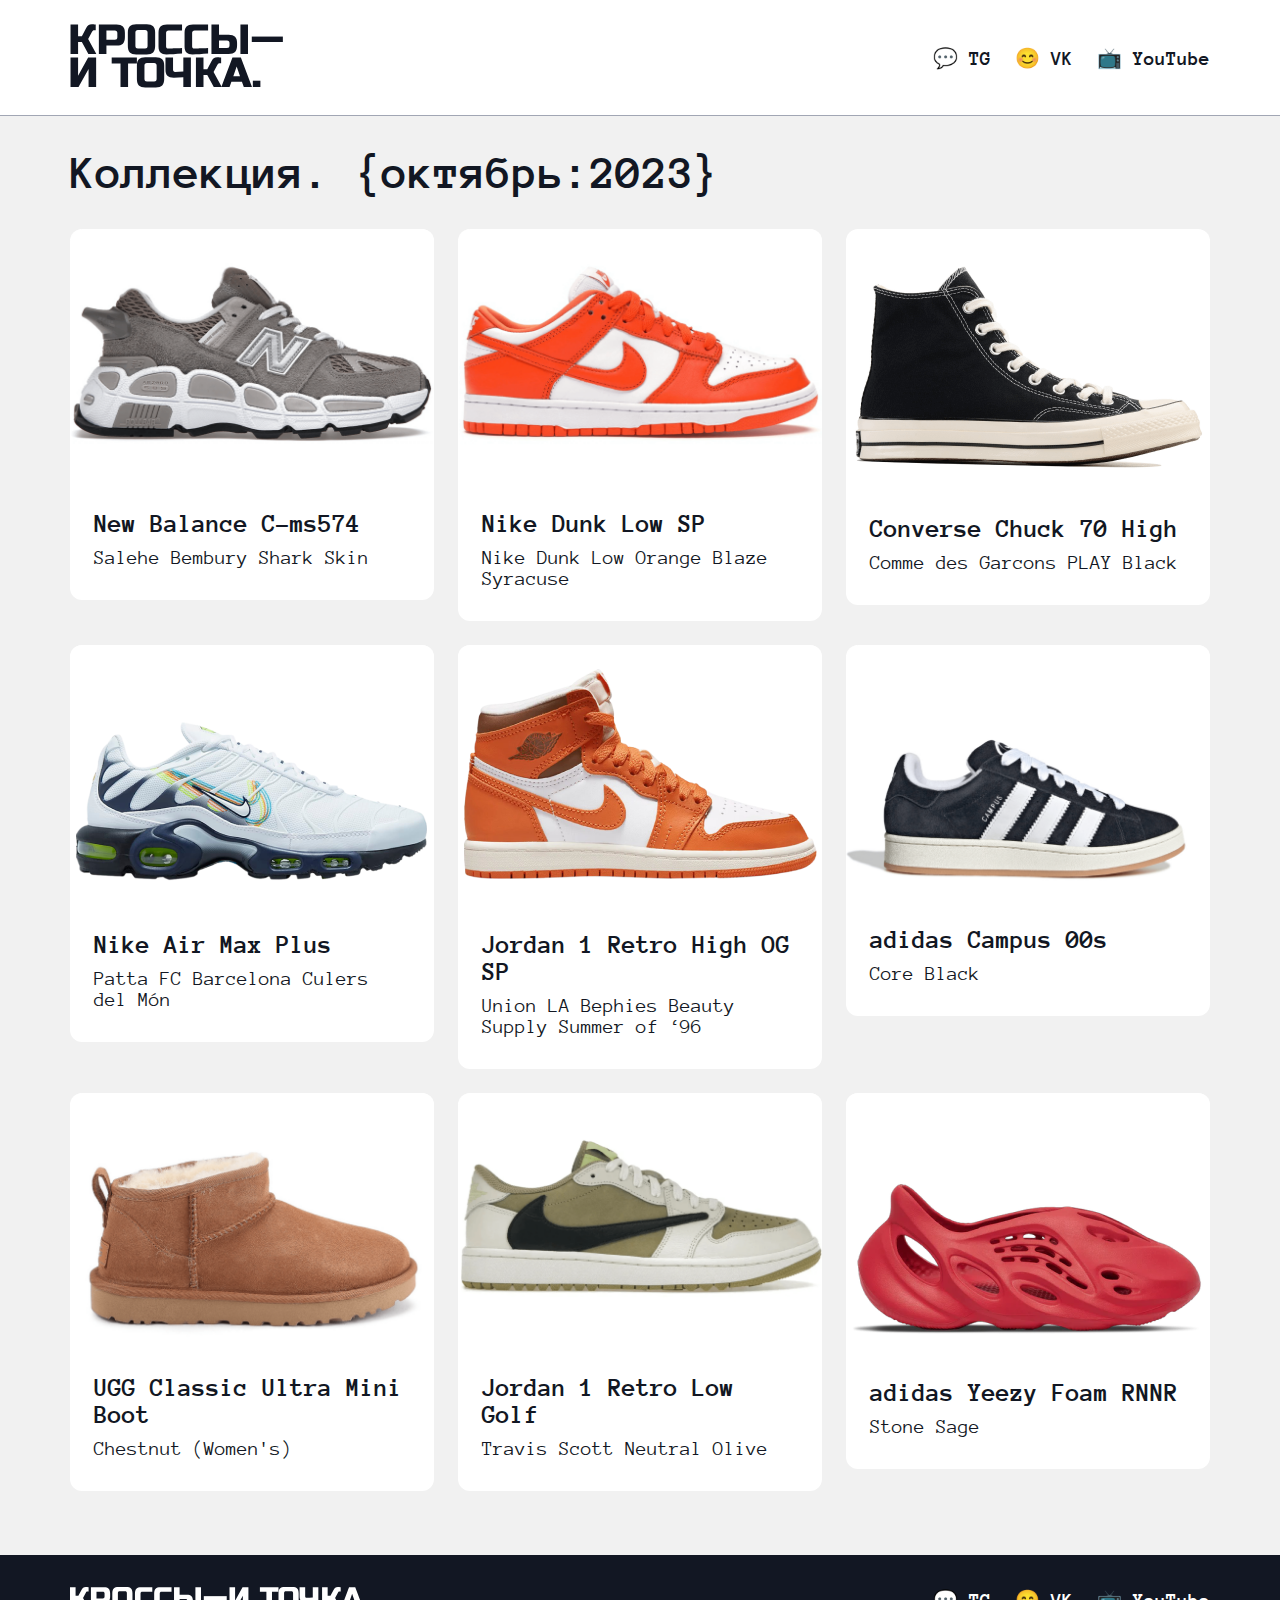
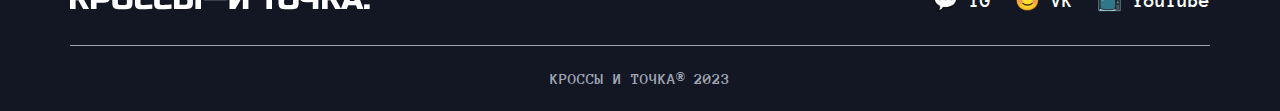
<file: index.html>
<!DOCTYPE html>
<html lang="en">

<head>
	<meta charset="UTF-8">
	<meta name="viewport" content="width=device-width, initial-scale=1.0">
	<title>Кроссы и точка</title>
	<link href="./style.css" rel="stylesheet" />
</head>

<body>
	<main>
		<header>
			<div class="header-container">
				<a href="#" class="logo-link">
					<img alt="Кроссы и точка" src="./images/logo.svg" />
				</a>
				<nav>
					<ul class="nav-list">
						<li class="nav-item">
							<a href="/" class="nav-link">💬 TG</a>
						</li>
						<li class="nav-item">
							<a href="/" class="nav-link">😊 VK</a>
						</li>
						<li class="nav-item">
							<a href="/" class="nav-link">📺 YouTube</a>
						</li>
					</ul>
				</nav>
			</div>
		</header>

		<div class="content">
			<h1 class="mainPage__title">Коллекция. {октябрь:2023}</h1>
			<div class="sneakers">
				<a class="sneaker" href="personalCards/NewBalance.html">
					<img alt="New Balance 574 YURT" src="./images/6.png" class="sneaker-image" />
					<div class="sneaker-info">
						<h3>New Balance C-ms574</h3>
						<p>Salehe Bembury Shark Skin</p>
					</div>
				</a>

				<a class="sneaker" href="personalCards/NikeSP.html">
					<img alt="Nike Dunk Low SP" src="./images/7.png" class="sneaker-image" />
					<div class="sneaker-info">
						<h3>Nike Dunk Low SP</h3>
						<p>Nike Dunk Low Orange Blaze Syracuse</p>
					</div>
				</a>

				<a class="sneaker" href="personalCards/ConverseChuck.html">
					<img alt="Converse Chuck Taylor All Star 70 Hi" id="converse" src="./images/4.png" class="sneaker-image" />
					<div class="sneaker-info">
						<h3>Converse Chuck 70 High</h3>
						<p>Comme des Garcons PLAY Black</p>
					</div>
				</a>

				<a class="sneaker" href="personalCards/AirMax.html">
					<img alt="Nike Air Max Plus" src="./images/1.png" class="sneaker-image" />
					<div class="sneaker-info">
						<h3>Nike Air Max Plus</h3>
						<p>Patta FC Barcelona Culers del Món</p>
					</div>
				</a>

				<a class="sneaker" href="personalCards/JordanRetroHigh.html">
					<img alt="Jordan 1 Retro High OG SP" src="./images/2.png" class="sneaker-image" />
					<div class="sneaker-info">
						<h3>Jordan 1 Retro High OG SP</h3>
						<p>Union LA Bephies Beauty Supply Summer of ‘96</p>
					</div>
				</a>

				<a class="sneaker" href="personalCards/AdidasCampus.html">
					<img alt="adidas Campus 00s" src="./images/3.png" class="sneaker-image" />
					<div class="sneaker-info">
						<h3>adidas Campus 00s</h3>
						<p>Core Black</p>
					</div>
				</a>

				<a class="sneaker" href="personalCards/UGG.html">
					<img alt="UGG Classic Ultra Mini Boot" src="./images/5.png" class="sneaker-image" />
					<div class="sneaker-info">
						<h3>UGG Classic Ultra Mini Boot</h3>
						<p>Chestnut (Women's)</p>
					</div>
				</a>

				<a class="sneaker" href="personalCards/JordanRetroLow.html">
					<img alt="Jordan 1 Retro Low Golf" src="./images/8.png" class="sneaker-image" />
					<div class="sneaker-info">
						<h3>Jordan 1 Retro Low Golf</h3>
						<p>Travis Scott Neutral Olive</p>
					</div>
				</a>

				<a class="sneaker" href="personalCards/AdidasFoam.html">
					<img alt="adidas Yeezy Foam RNNR" src="./images/9.png" class="sneaker-image" />
					<div class="sneaker-info">
						<h3>adidas Yeezy Foam RNNR</h3>
						<p>Stone Sage</p>
					</div>
				</a>
			</div>
		</div>

		<footer>
			<div class="footer-content">
				<a class="footer__logo-link" href="/">
					<img alt="Кроссы и точка" src="./images/logo_footer.svg" class="footer__logo-image" />
				</a>
				<nav>
					<ul class="nav-list">
						<li class="nav-item">
							<a href="/" class="nav-link">💬 TG</a>
						</li>
						<li class="nav-item">
							<a href="/" class="nav-link">😊 VK</a>
						</li>
						<li class="nav-item">
							<a href="/" class="nav-link">📺 YouTube</a>
						</li>
					</ul>
				</nav>
			</div>
			<div class="copyright">
				<p class="copyright-text">КРОССЫ И ТОЧКА® 2023</p>
			</div>
		</footer>
	</main>
</body>

</html>
</file>
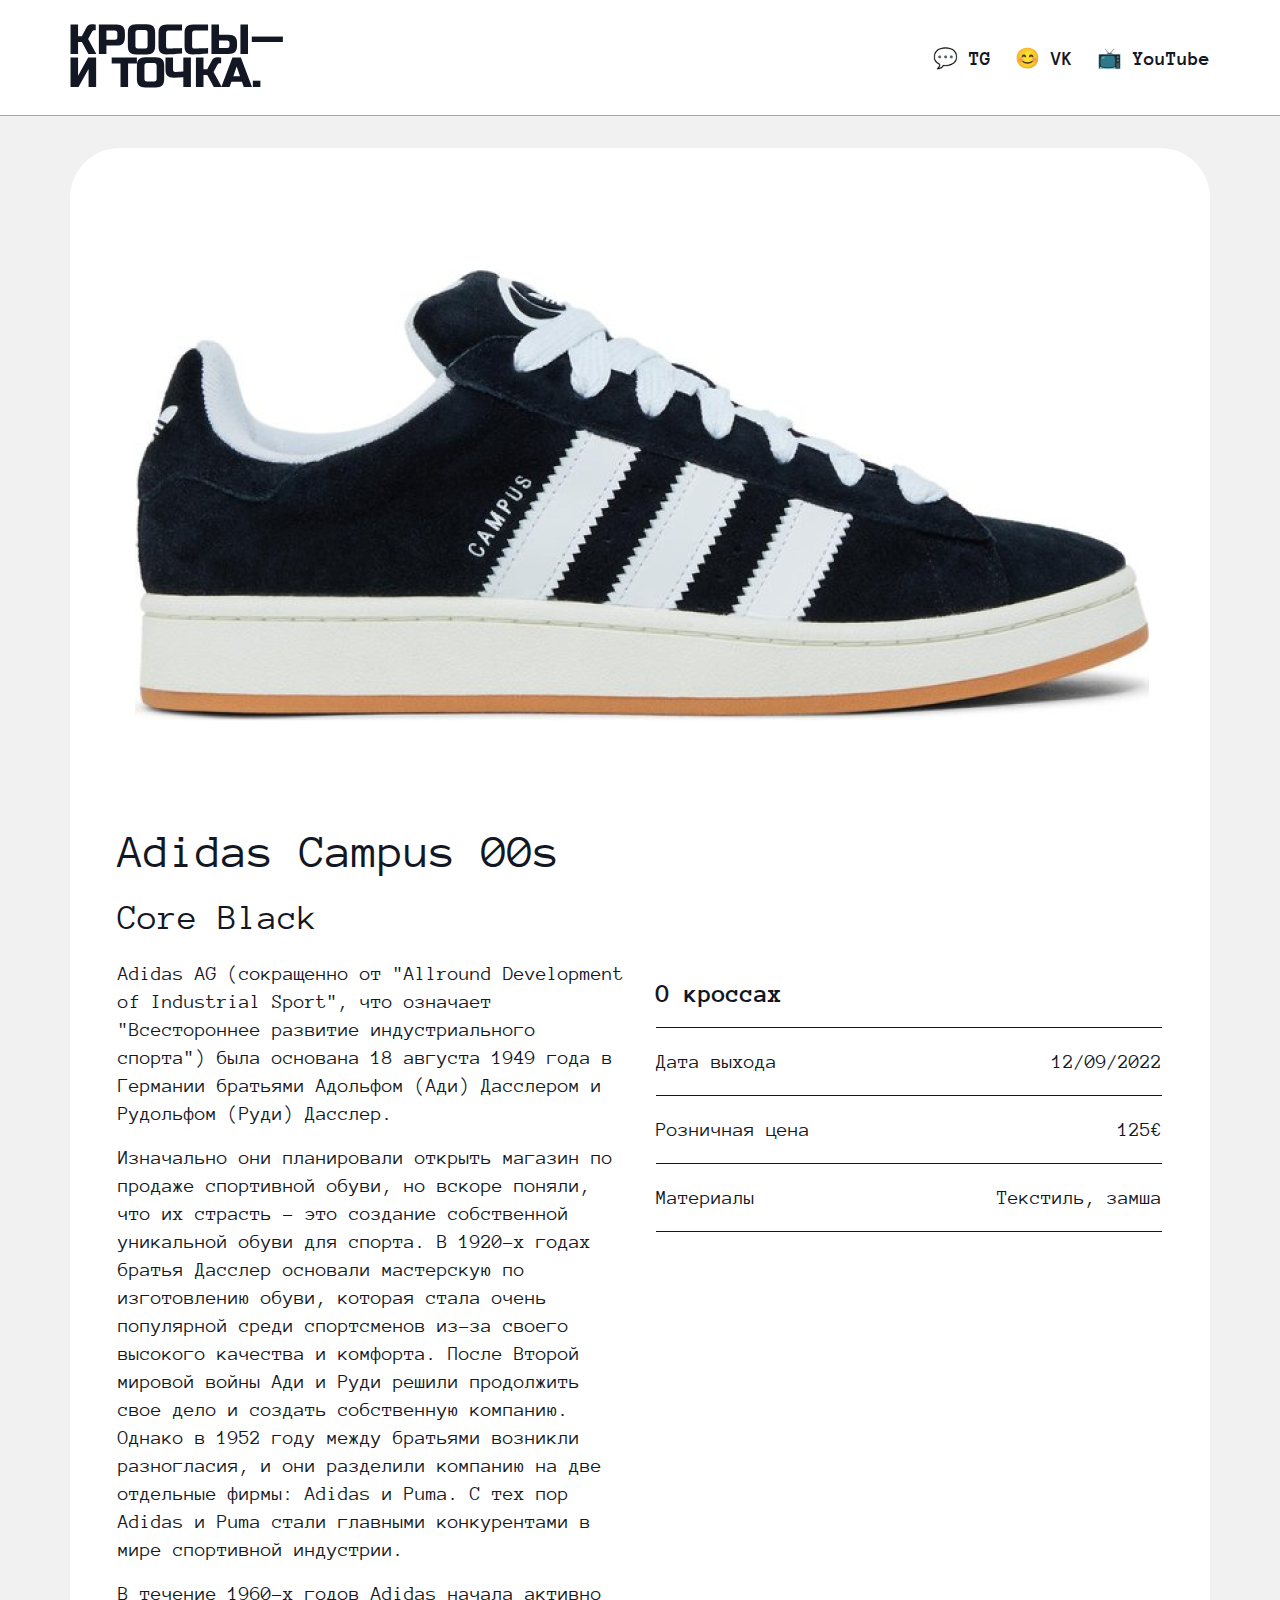
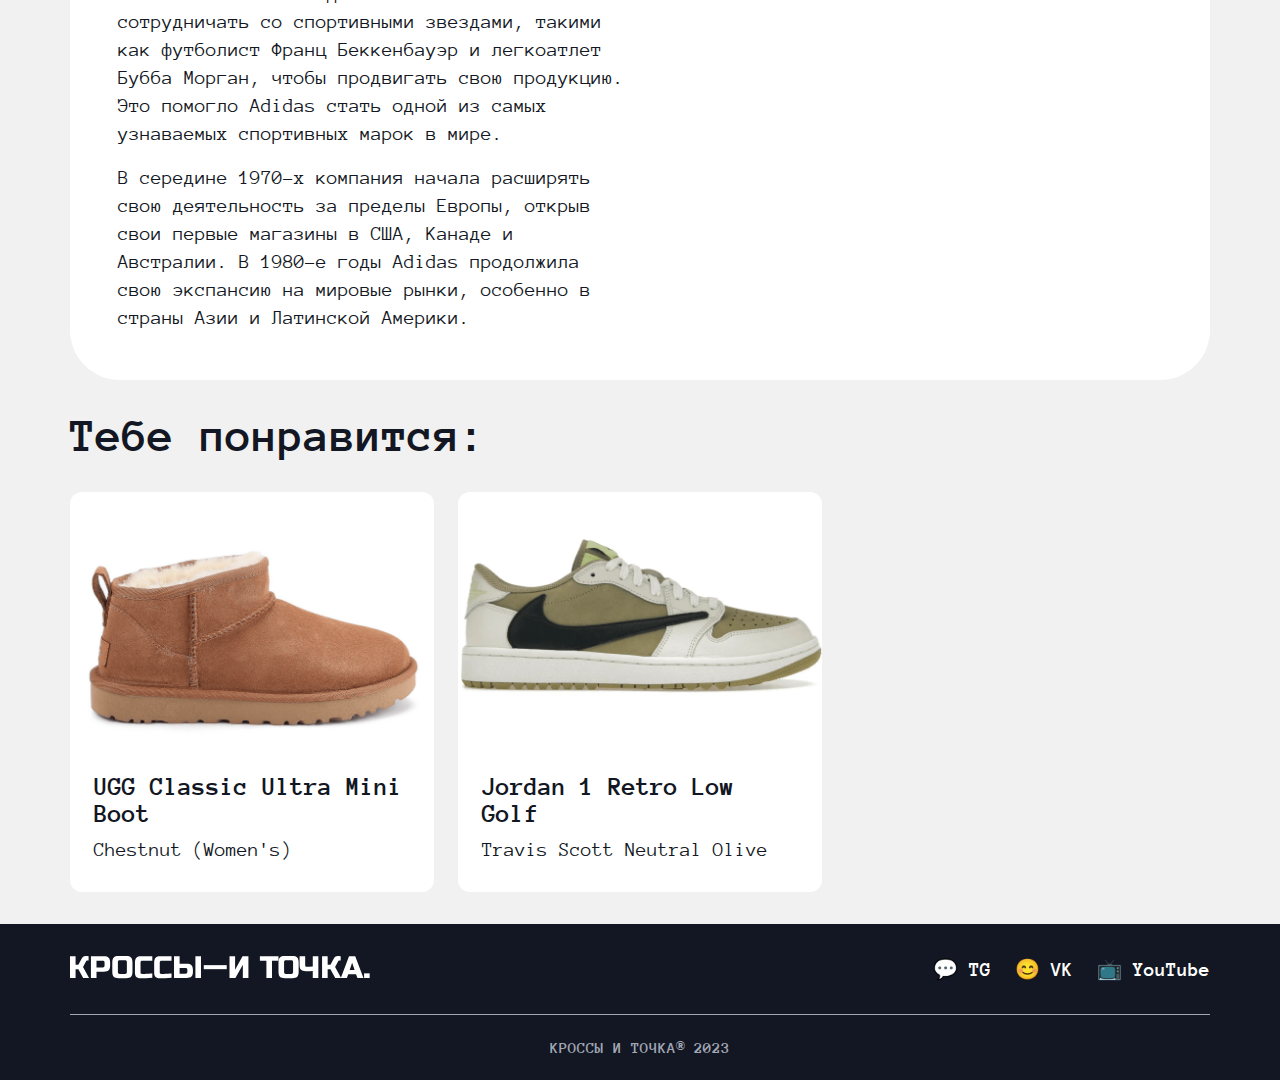
<file: personalCards/AdidasCampus.html>
<!DOCTYPE html>
<html lang="en">

<head>
	<meta charset="UTF-8">
	<meta name="viewport" content="width=device-width, initial-scale=1.0">
	<title>Adidas Campus 00s</title>
	<link href="../style.css" rel="stylesheet" />
</head>

<body>
	<header>
		<div class="header-container">
			<a href="../index.html" class="logo-link">
				<img alt="Кроссы и точка" src="../images/logo.svg" />
			</a>
			<nav>
				<ul class="nav-list">
					<li class="nav-item">
						<a href="/" class="nav-link">💬 TG</a>
					</li>
					<li class="nav-item">
						<a href="/" class="nav-link">😊 VK</a>
					</li>
					<li class="nav-item">
						<a href="/" class="nav-link">📺 YouTube</a>
					</li>
				</ul>
			</nav>
		</div>
	</header>
	<div class="container">
		<div class="main-container">
			<div class="main__image-container">
				<img src="../images/AdidasCampus-BIG.png" alt="" class="main__image">
			</div>
			<h1 class="sneaker__title">Adidas Campus 00s</h1>
			<h2 class="sneaker__subtitle">Core Black</h2>
			<div class="description__container">
				<div class="sneaker__description">
					<p class="sneaker__description-el">Adidas AG (сокращенно от "Allround Development of Industrial Sport", что
						означает "Всестороннее развитие индустриального спорта") была основана 18 августа 1949 года в Германии
						братьями Адольфом (Ади) Дасслером и Рудольфом (Руди) Дасслер.</p>
					<p class="sneaker__description-el">Изначально они планировали открыть магазин по продаже спортивной обуви, но
						вскоре поняли, что их страсть - это создание собственной уникальной обуви для спорта. В 1920-х годах братья
						Дасслер основали мастерскую по изготовлению обуви, которая стала очень популярной среди спортсменов из-за
						своего высокого качества и комфорта. После Второй мировой войны Ади и Руди решили продолжить свое дело и
						создать собственную компанию. Однако в 1952 году между братьями возникли разногласия, и они разделили
						компанию на две отдельные фирмы: Adidas и Puma. С тех пор Adidas и Puma стали главными конкурентами в мире
						спортивной индустрии.</p>
					<p class="sneaker__description-el">В течение 1960-х годов Adidas начала активно сотрудничать со спортивными
						звездами, такими как футболист Франц Беккенбауэр и легкоатлет Бубба Морган, чтобы продвигать свою продукцию.
						Это помогло Adidas стать одной из самых узнаваемых спортивных марок в мире.</p>
					<p class="sneaker__description-el">В середине 1970-х компания начала расширять свою деятельность за пределы
						Европы, открыв свои первые магазины в США, Канаде и Австралии. В 1980-е годы Adidas продолжила свою
						экспансию на мировые рынки, особенно в страны Азии и Латинской Америки.</p>
				</div>
				<div class="aboutTheModel-container">
					<div class="about-row">
						<h3 class="about__title">О кроссах</h3>
					</div>

					<div class="about-row">
						<p class="row-id">Дата выхода</p>
						<p class="row-value">12/09/2022</p>
					</div>

					<div class="about-row">
						<p class="row-id">Розничная цена</p>
						<p class="row-value">125€</p>
					</div>

					<div class="about-row">
						<p class="row-id">Материалы</p>
						<p class="row-value">Текстиль, замша</p>
					</div>
				</div>
			</div>
		</div>
	</div>
	<div class="recommendations__container">
		<h1 class="recommendations__text">Тебе понравится:</h1>
		<div class="recommedations-main-card__container">
			<a class="recommendations__card-container" href="UGG.html">
				<img src="../images/5.png" alt="" class="recommendations__card-img">
				<div class="recommendations-card__text-container">
					<h3 class="recommendations-card__title">UGG Classic Ultra Mini Boot</h3>
					<p class="recommendations-card__text">Chestnut (Women's)</p>
				</div>
			</a>
			<a class="recommendations__card-container" href="JordanRetroLow.html">
				<img src="../images/8.png" alt="" class="recommendations__card-img">
				<div class="recommendations-card__text-container">
					<h3 class="recommendations-card__title">Jordan 1 Retro Low Golf</h3>
					<p class="recommendations-card__text">Travis Scott Neutral Olive</p>
				</div>
			</a>
		</div>
	</div>
	<footer>
		<div class="footer-content">
			<a class="footer__logo-link" href="/">
				<img alt="Кроссы и точка" src="../images/logo_footer.svg" class="footer__logo-image" />
			</a>
			<nav>
				<ul class="nav-list">
					<li class="nav-item">
						<a href="/" class="nav-link">💬 TG</a>
					</li>
					<li class="nav-item">
						<a href="/" class="nav-link">😊 VK</a>
					</li>
					<li class="nav-item">
						<a href="/" class="nav-link">📺 YouTube</a>
					</li>
				</ul>
			</nav>
		</div>
		<div class="copyright">
			<p class="copyright-text">КРОССЫ И ТОЧКА® 2023</p>
		</div>
	</footer>

</body>

</html>
</file>
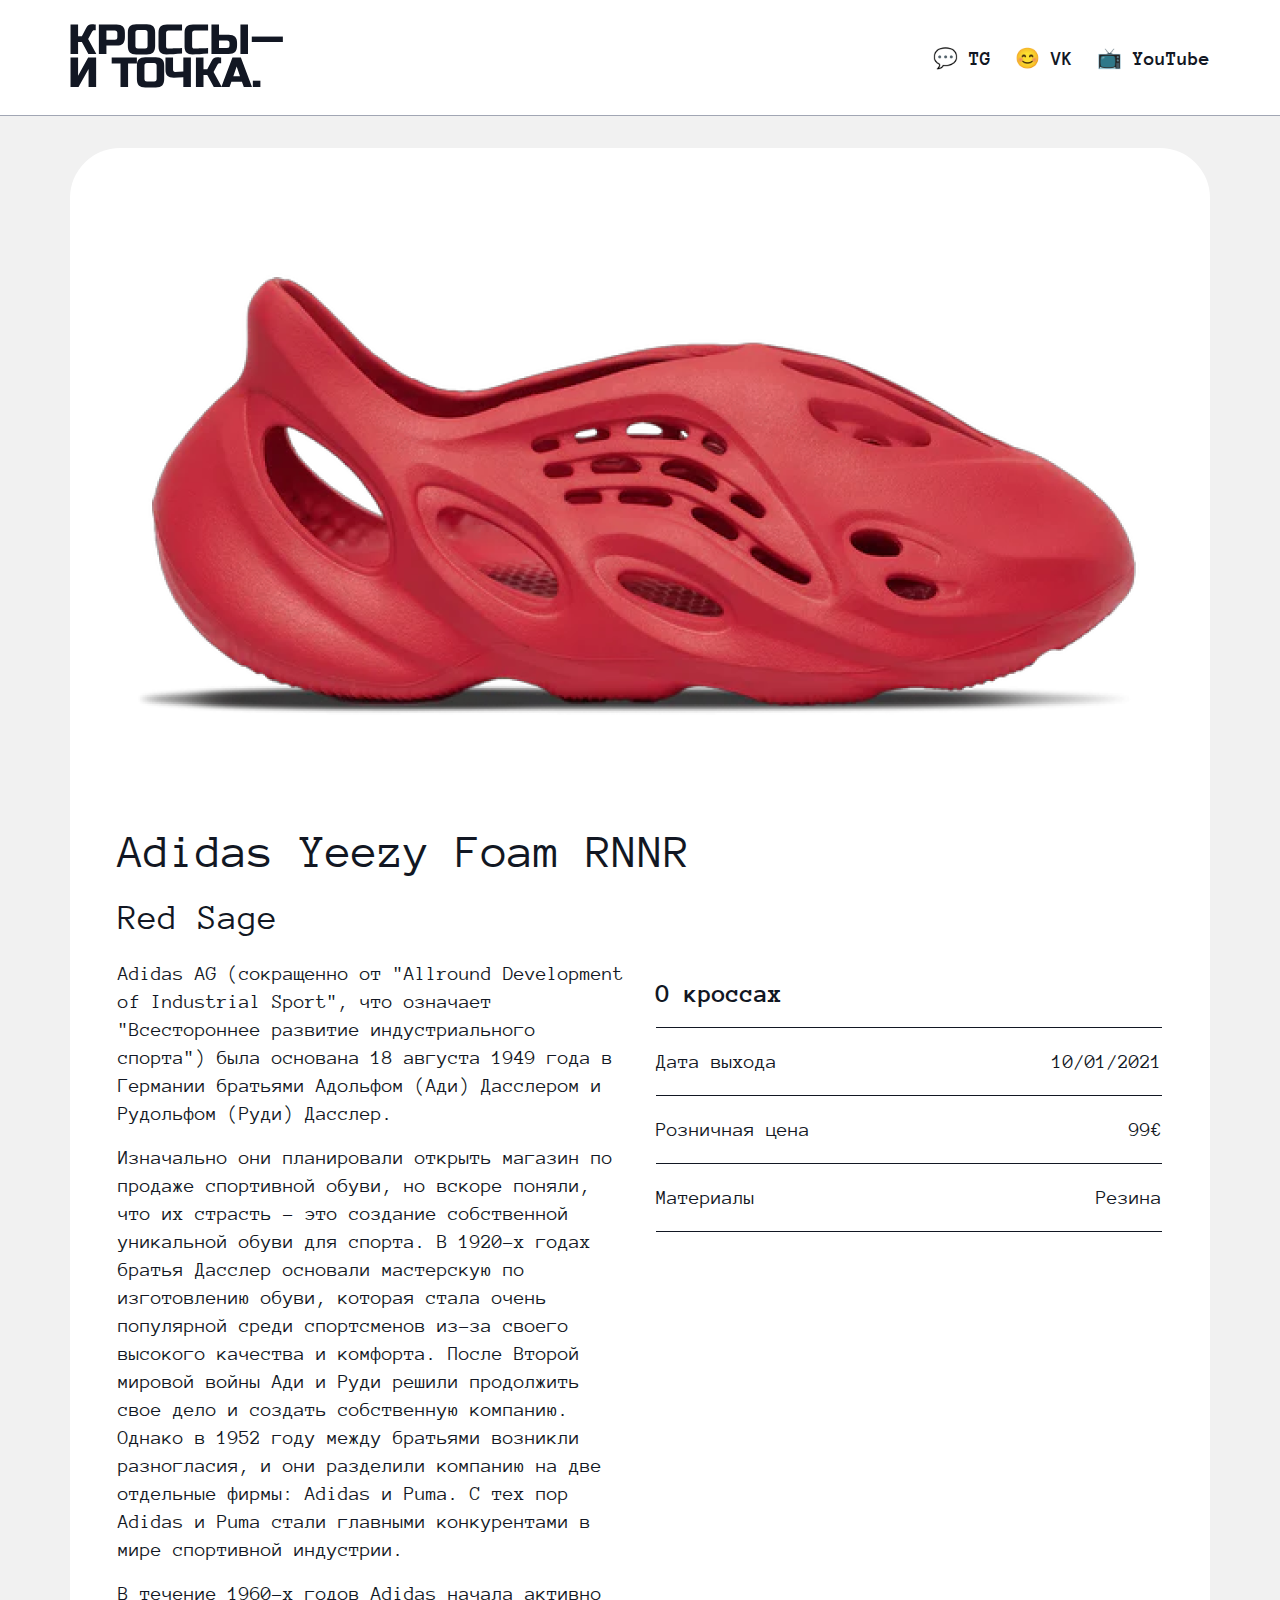
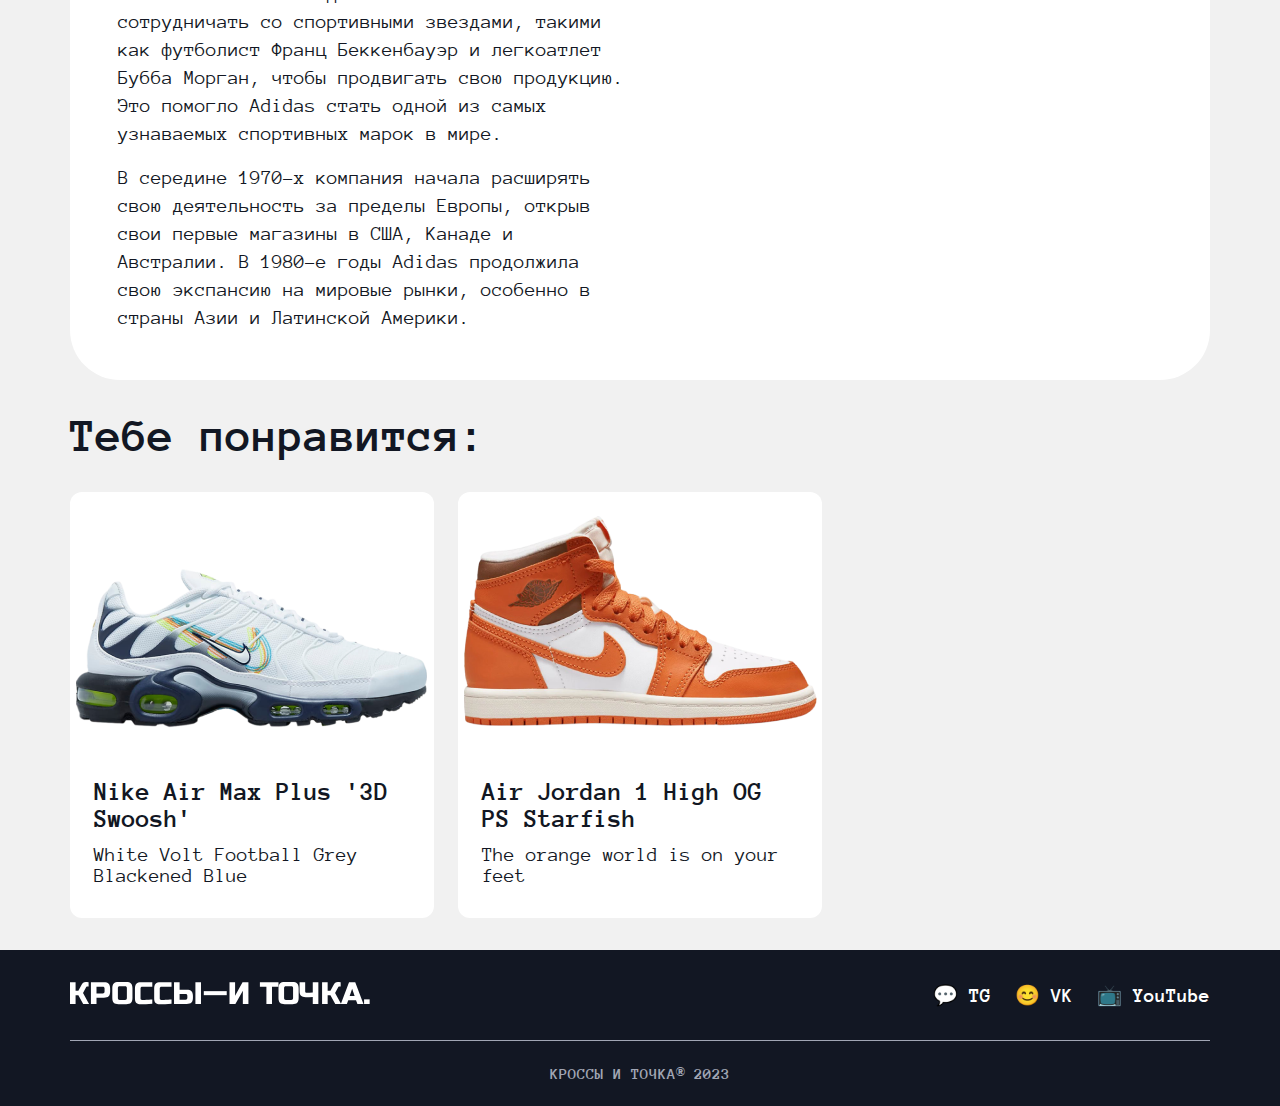
<file: personalCards/AdidasFoam.html>
<!DOCTYPE html>
<html lang="en">

<head>
	<meta charset="UTF-8">
	<meta name="viewport" content="width=device-width, initial-scale=1.0">
	<title>Adidas Yeezy Foam RNNR</title>
	<link href="../style.css" rel="stylesheet" />
</head>

<body>
	<header>
		<div class="header-container">
			<a href="../index.html" class="logo-link">
				<img alt="Кроссы и точка" src="../images/logo.svg" />
			</a>
			<nav>
				<ul class="nav-list">
					<li class="nav-item">
						<a href="/" class="nav-link">💬 TG</a>
					</li>
					<li class="nav-item">
						<a href="/" class="nav-link">😊 VK</a>
					</li>
					<li class="nav-item">
						<a href="/" class="nav-link">📺 YouTube</a>
					</li>
				</ul>
			</nav>
		</div>
	</header>
	<div class="container">
		<div class="main-container">
			<div class="main__image-container">
				<img src="../images/AdidasFoam-BIG.png" alt="" class="main__image">
			</div>
			<h1 class="sneaker__title">Adidas Yeezy Foam RNNR</h1>
			<h2 class="sneaker__subtitle">Red Sage</h2>
			<div class="description__container">
				<div class="sneaker__description">
					<p class="sneaker__description-el">Adidas AG (сокращенно от "Allround Development of Industrial Sport", что
						означает "Всестороннее развитие индустриального спорта") была основана 18 августа 1949 года в Германии
						братьями Адольфом (Ади) Дасслером и Рудольфом (Руди) Дасслер.</p>
					<p class="sneaker__description-el">Изначально они планировали открыть магазин по продаже спортивной обуви, но
						вскоре поняли, что их страсть - это создание собственной уникальной обуви для спорта. В 1920-х годах братья
						Дасслер основали мастерскую по изготовлению обуви, которая стала очень популярной среди спортсменов из-за
						своего высокого качества и комфорта. После Второй мировой войны Ади и Руди решили продолжить свое дело и
						создать собственную компанию. Однако в 1952 году между братьями возникли разногласия, и они разделили
						компанию на две отдельные фирмы: Adidas и Puma. С тех пор Adidas и Puma стали главными конкурентами в мире
						спортивной индустрии.</p>
					<p class="sneaker__description-el">В течение 1960-х годов Adidas начала активно сотрудничать со спортивными
						звездами, такими как футболист Франц Беккенбауэр и легкоатлет Бубба Морган, чтобы продвигать свою продукцию.
						Это помогло Adidas стать одной из самых узнаваемых спортивных марок в мире.</p>
					<p class="sneaker__description-el">В середине 1970-х компания начала расширять свою деятельность за пределы
						Европы, открыв свои первые магазины в США, Канаде и Австралии. В 1980-е годы Adidas продолжила свою
						экспансию на мировые рынки, особенно в страны Азии и Латинской Америки.</p>
				</div>
				<div class="aboutTheModel-container">
					<div class="about-row">
						<h3 class="about__title">О кроссах</h3>
					</div>

					<div class="about-row">
						<p class="row-id">Дата выхода</p>
						<p class="row-value">10/01/2021</p>
					</div>

					<div class="about-row">
						<p class="row-id">Розничная цена</p>
						<p class="row-value">99€</p>
					</div>

					<div class="about-row">
						<p class="row-id">Материалы</p>
						<p class="row-value">Резина</p>
					</div>
				</div>
			</div>
		</div>
	</div>
	<div class="recommendations__container">
		<h1 class="recommendations__text">Тебе понравится:</h1>
		<div class="recommedations-main-card__container">
			<a class="recommendations__card-container" href="AirMax.html">
				<img src="../images/1.png" alt="" class="recommendations__card-img">
				<div class="recommendations-card__text-container">
					<h3 class="recommendations-card__title">Nike Air Max Plus '3D Swoosh'</h3>
					<p class="recommendations-card__text">White Volt Football Grey Blackened Blue</p>
				</div>
			</a>
			<a class="recommendations__card-container" href="JordanRetroHigh.html">
				<img src="../images/2.png" alt="" class="recommendations__card-img">
				<div class="recommendations-card__text-container">
					<h3 class="recommendations-card__title">Air Jordan 1 High OG PS Starfish</h3>
					<p class="recommendations-card__text">The orange world is on your feet</p>
				</div>
			</a>
		</div>
	</div>
	<footer>
		<div class="footer-content">
			<a class="footer__logo-link" href="/">
				<img alt="Кроссы и точка" src="../images/logo_footer.svg" class="footer__logo-image" />
			</a>
			<nav>
				<ul class="nav-list">
					<li class="nav-item">
						<a href="/" class="nav-link">💬 TG</a>
					</li>
					<li class="nav-item">
						<a href="/" class="nav-link">😊 VK</a>
					</li>
					<li class="nav-item">
						<a href="/" class="nav-link">📺 YouTube</a>
					</li>
				</ul>
			</nav>
		</div>
		<div class="copyright">
			<p class="copyright-text">КРОССЫ И ТОЧКА® 2023</p>
		</div>
	</footer>

</body>

</html>
</file>
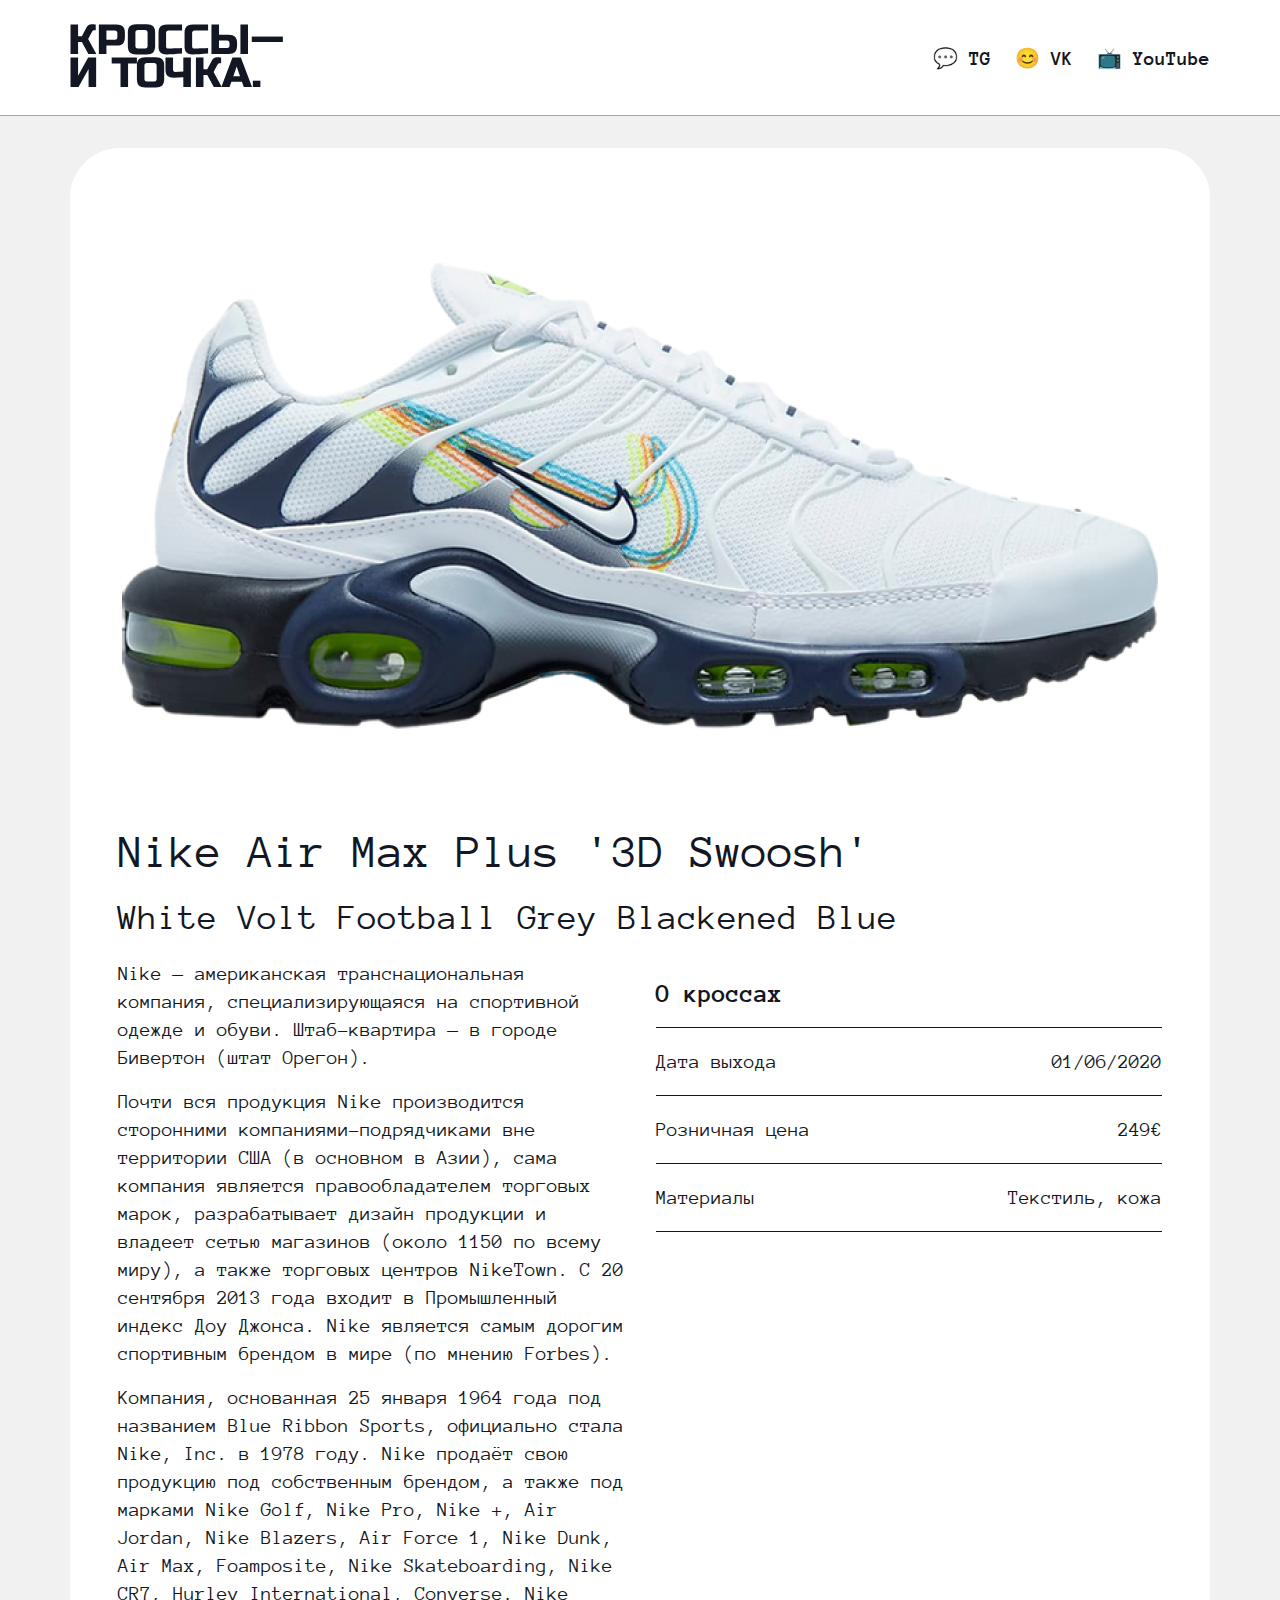
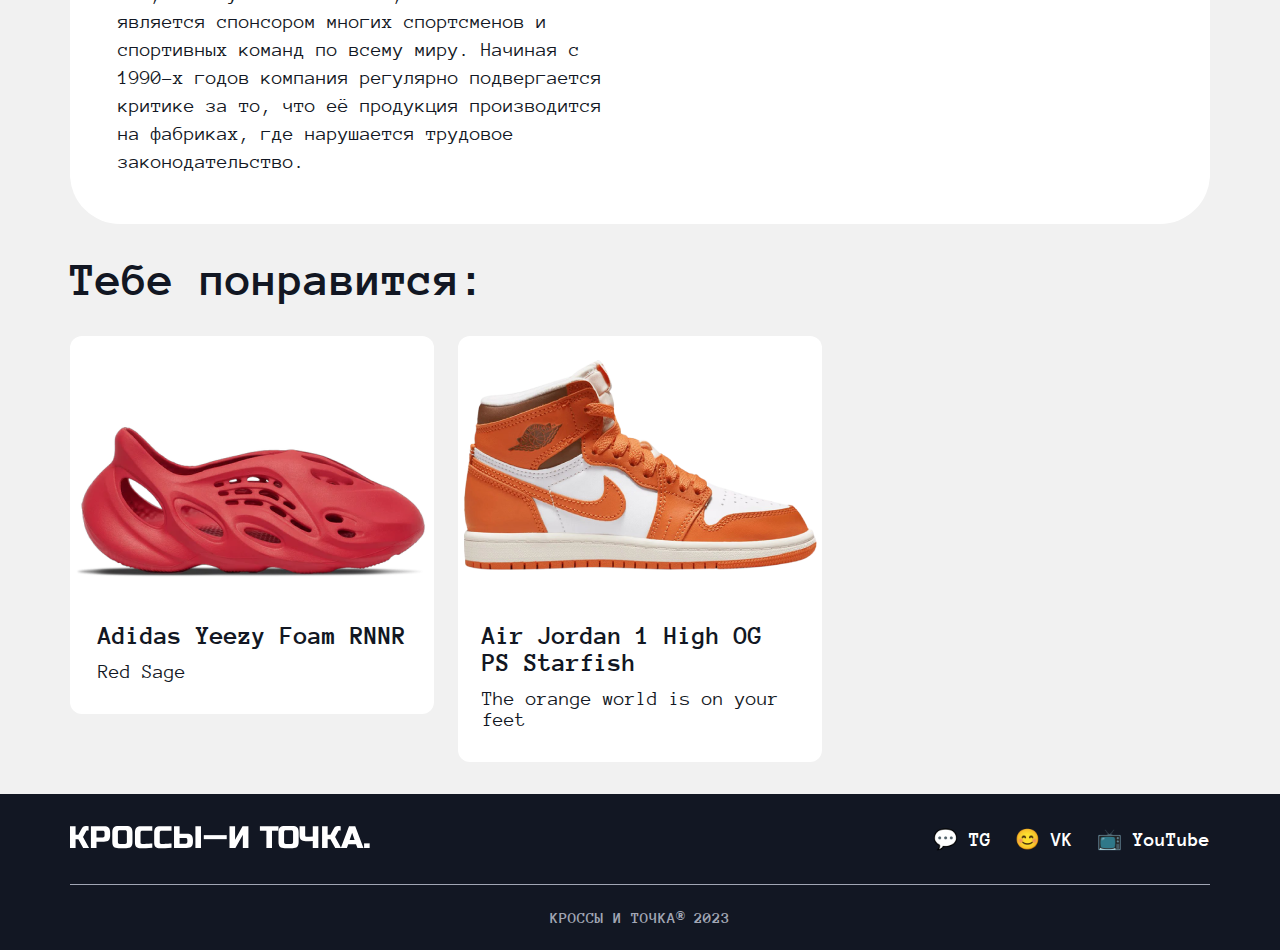
<file: personalCards/AirMax.html>
<!DOCTYPE html>
<html lang="en">

<head>
	<meta charset="UTF-8">
	<meta name="viewport" content="width=device-width, initial-scale=1.0">
	<title>Nike Air Max Plus</title>
	<link href="../style.css" rel="stylesheet" />
</head>

<body>
	<header>
		<div class="header-container">
			<a href="../index.html" class="logo-link">
				<img alt="Кроссы и точка" src="../images/logo.svg" />
			</a>
			<nav>
				<ul class="nav-list">
					<li class="nav-item">
						<a href="/" class="nav-link">💬 TG</a>
					</li>
					<li class="nav-item">
						<a href="/" class="nav-link">😊 VK</a>
					</li>
					<li class="nav-item">
						<a href="/" class="nav-link">📺 YouTube</a>
					</li>
				</ul>
			</nav>
		</div>
	</header>
	<div class="container">
		<div class="main-container">
			<div class="main__image-container">
				<img src="../images/AirMax-BIG.png" alt="" class="main__image">
			</div>
			<h1 class="sneaker__title">Nike Air Max Plus '3D Swoosh'</h1>
			<h2 class="sneaker__subtitle">White Volt Football Grey Blackened Blue</h2>
			<div class="description__container">
				<div class="sneaker__description">
					<p class="sneaker__description-el">Nike — американская транснациональная компания, специализирующаяся на
						спортивной одежде и обуви. Штаб-квартира — в городе Бивертон (штат Орегон).</p>
					<p class="sneaker__description-el">Почти вся продукция Nike производится сторонними компаниями-подрядчиками
						вне территории США (в основном в Азии), сама компания является правообладателем торговых марок,
						разрабатывает дизайн продукции и владеет сетью магазинов (около 1150 по всему миру), а также торговых
						центров NikeTown. С 20 сентября 2013 года входит в Промышленный индекс Доу Джонса. Nike является самым
						дорогим спортивным брендом в мире (по мнению Forbes).</p>
					<p class="sneaker__description-el">Компания, основанная 25 января 1964 года под названием Blue Ribbon Sports,
						официально стала Nike, Inc. в 1978 году. Nike продаёт свою продукцию под собственным брендом, а также под
						марками Nike Golf, Nike Pro, Nike +, Air Jordan, Nike Blazers, Air Force 1, Nike Dunk, Air Max, Foamposite,
						Nike Skateboarding, Nike CR7, Hurley International, Converse. Nike является спонсором многих спортсменов и
						спортивных команд по всему миру. Начиная с 1990-х годов компания регулярно подвергается критике за то, что
						её продукция производится на фабриках, где нарушается трудовое законодательство.</p>
				</div>
				<div class="aboutTheModel-container">
					<div class="about-row">
						<h3 class="about__title">О кроссах</h3>
					</div>

					<div class="about-row">
						<p class="row-id">Дата выхода</p>
						<p class="row-value">01/06/2020</p>
					</div>

					<div class="about-row">
						<p class="row-id">Розничная цена</p>
						<p class="row-value">249€</p>
					</div>

					<div class="about-row">
						<p class="row-id">Материалы</p>
						<p class="row-value">Текстиль, кожа</p>
					</div>
				</div>
			</div>
		</div>
	</div>
	<div class="recommendations__container">
		<h1 class="recommendations__text">Тебе понравится:</h1>
		<div class="recommedations-main-card__container">
			<a class="recommendations__card-container" href="AdidasFoam.html">
				<img src="../images/9.png" alt="" class="recommendations__card-img">
				<div class="recommendations-card__text-container">
					<h3 class="recommendations-card__title">Adidas Yeezy Foam RNNR</h3>
					<p class="recommendations-card__text">Red Sage</p>
				</div>
			</a>
			<a class="recommendations__card-container" href="JordanRetroHigh.html">
				<img src="../images/2.png" alt="" class="recommendations__card-img">
				<div class="recommendations-card__text-container">
					<h3 class="recommendations-card__title">Air Jordan 1 High OG PS Starfish</h3>
					<p class="recommendations-card__text">The orange world is on your feet</p>
				</div>
			</a>
		</div>
	</div>
	<footer>
		<div class="footer-content">
			<a class="footer__logo-link" href="/">
				<img alt="Кроссы и точка" src="../images/logo_footer.svg" class="footer__logo-image" />
			</a>
			<nav>
				<ul class="nav-list">
					<li class="nav-item">
						<a href="/" class="nav-link">💬 TG</a>
					</li>
					<li class="nav-item">
						<a href="/" class="nav-link">😊 VK</a>
					</li>
					<li class="nav-item">
						<a href="/" class="nav-link">📺 YouTube</a>
					</li>
				</ul>
			</nav>
		</div>
		<div class="copyright">
			<p class="copyright-text">КРОССЫ И ТОЧКА® 2023</p>
		</div>
	</footer>

</body>

</html>
</file>
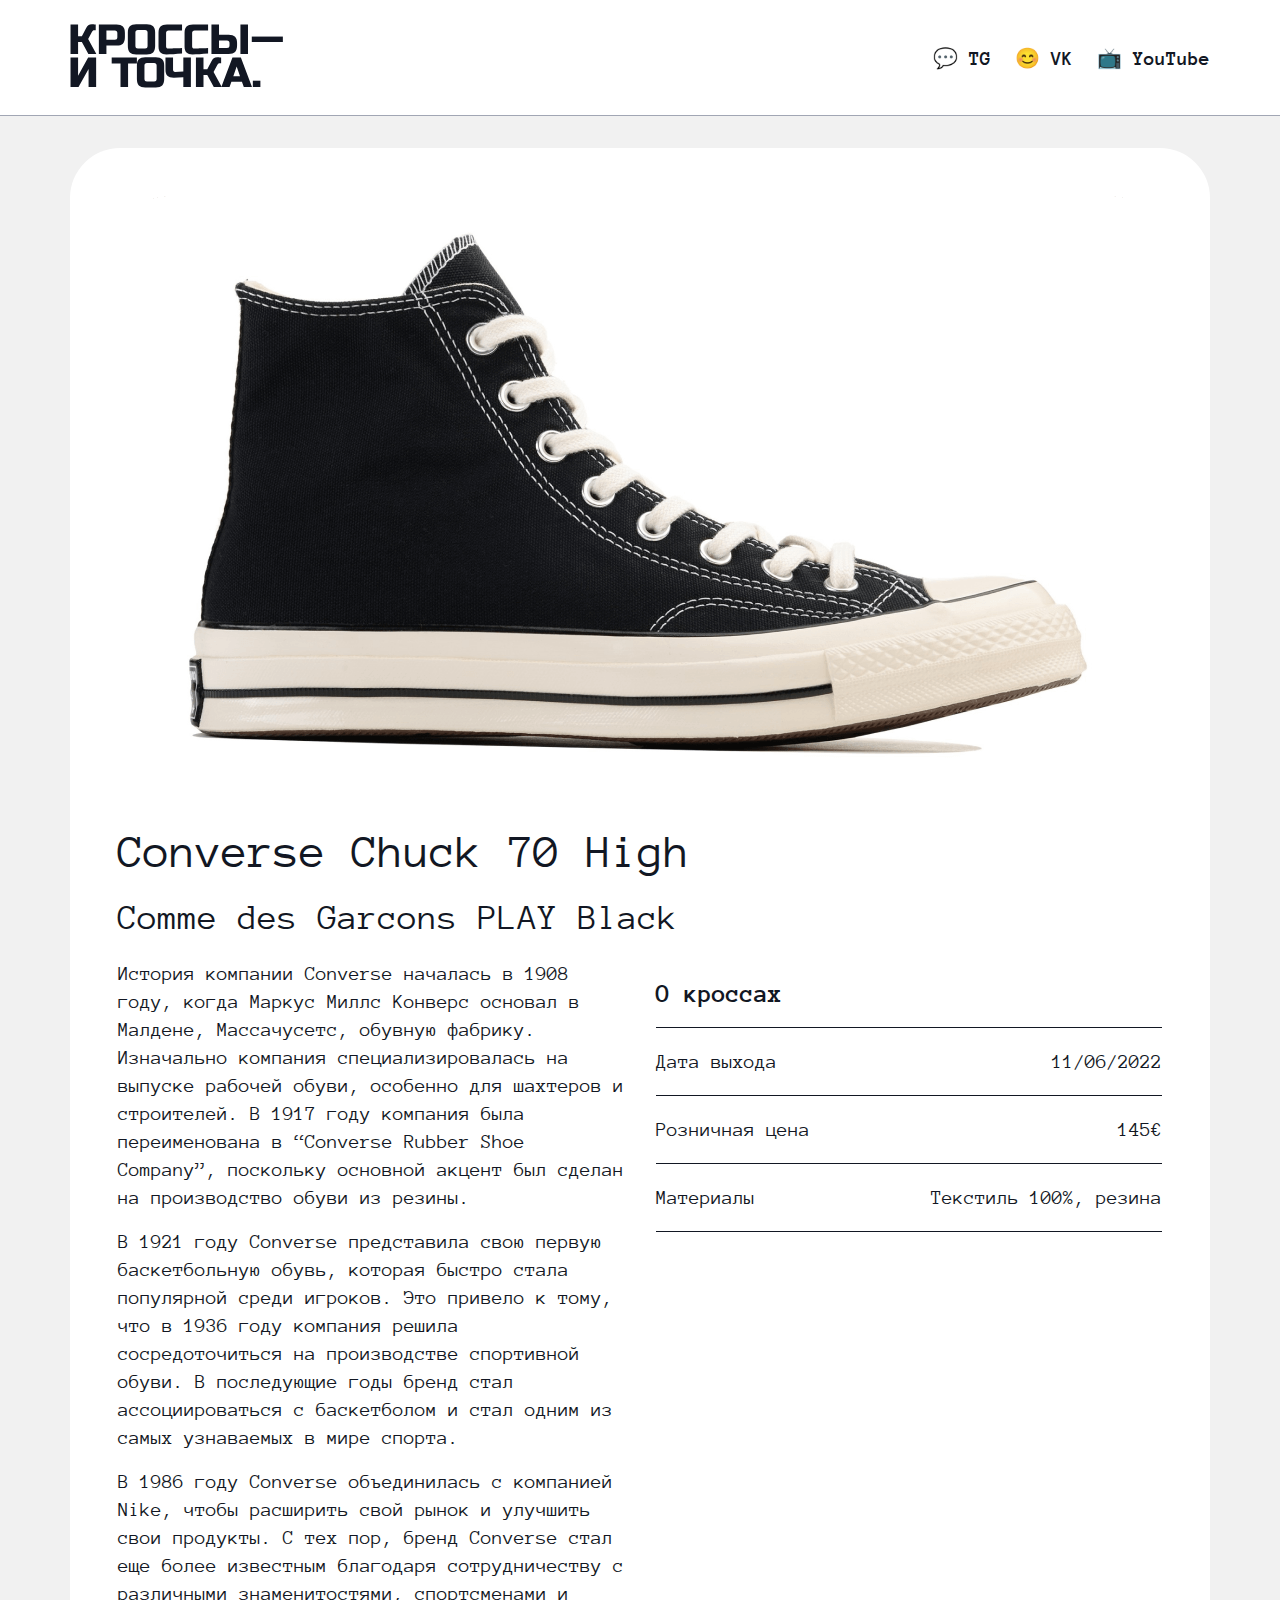
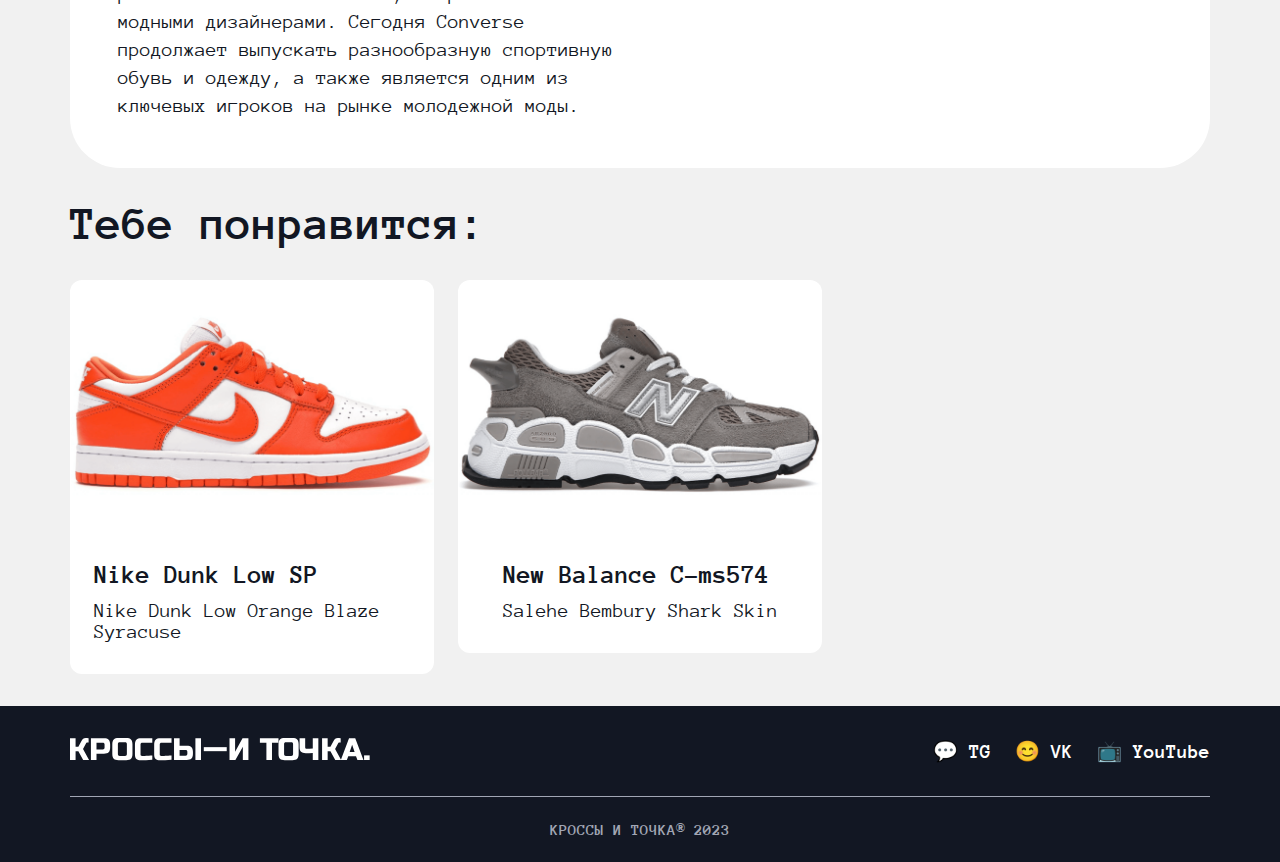
<file: personalCards/ConverseChuck.html>
<!DOCTYPE html>
<html lang="en">

<head>
	<meta charset="UTF-8">
	<meta name="viewport" content="width=device-width, initial-scale=1.0">
	<title>Converse Chuck 70 High</title>
	<link href="../style.css" rel="stylesheet" />
</head>

<body>
	<header>
		<div class="header-container">
			<a href="../index.html" class="logo-link">
				<img alt="Кроссы и точка" src="../images/logo.svg" />
			</a>
			<nav>
				<ul class="nav-list">
					<li class="nav-item">
						<a href="/" class="nav-link">💬 TG</a>
					</li>
					<li class="nav-item">
						<a href="/" class="nav-link">😊 VK</a>
					</li>
					<li class="nav-item">
						<a href="/" class="nav-link">📺 YouTube</a>
					</li>
				</ul>
			</nav>
		</div>
	</header>
	<div class="container">
		<div class="main-container">
			<div class="main__image-container">
				<img src="../images/ConverseChuck-BIG.png" alt="" class="main__image">
			</div>
			<div class="title-container">
				<h1 class="sneaker__title">Converse Chuck 70 High</h1>
				<h2 class="sneaker__subtitle">Comme des Garcons PLAY Black</h2>
			</div>
			<div class="description__container">
				<div class="sneaker__description">
					<p class="sneaker__description-el">История компании Converse началась в 1908 году, когда Маркус Миллс Конверс
						основал в Малдене, Массачусетс, обувную фабрику. Изначально компания специализировалась на выпуске рабочей
						обуви, особенно для шахтеров и строителей. В 1917 году компания была переименована в “Converse Rubber Shoe
						Company”, поскольку основной акцент был сделан на производство обуви из резины.</p>
					<p class="sneaker__description-el">В 1921 году Converse представила свою первую баскетбольную обувь, которая
						быстро стала популярной среди игроков. Это привело к тому, что в 1936 году компания решила сосредоточиться
						на производстве спортивной обуви. В последующие годы бренд стал ассоциироваться с баскетболом и стал одним
						из самых узнаваемых в мире спорта.</p>
					<p class="sneaker__description-el">В 1986 году Converse объединилась с компанией Nike, чтобы расширить свой
						рынок и улучшить свои продукты. С тех пор, бренд Converse стал еще более известным благодаря сотрудничеству
						с различными знаменитостями, спортсменами и модными дизайнерами. Сегодня Converse продолжает выпускать
						разнообразную спортивную обувь и одежду, а также является одним из ключевых игроков на рынке молодежной
						моды.</p>
				</div>
				<div class="aboutTheModel-container">
					<div class="about-row">
						<h3 class="about__title">О кроссах</h3>
					</div>

					<div class="about-row">
						<p class="row-id">Дата выхода</p>
						<p class="row-value">11/06/2022</p>
					</div>

					<div class="about-row">
						<p class="row-id">Розничная цена</p>
						<p class="row-value">145€</p>
					</div>

					<div class="about-row">
						<p class="row-id">Материалы</p>
						<p class="row-value">Текстиль 100%, резина</p>
					</div>
				</div>
			</div>
		</div>
	</div>
	<div class="recommendations__container">
		<h1 class="recommendations__text">Тебе понравится:</h1>
		<div class="recommedations-main-card__container">
			<a class="recommendations__card-container" href="NikeSP.html">
				<img src="../images/7.png" alt="" class="recommendations__card-img">
				<div class="recommendations-card__text-container">
					<h3 class="recommendations-card__title">Nike Dunk Low SP</h3>
					<p class="recommendations-card__text">Nike Dunk Low Orange Blaze Syracuse</p>
				</div>
			</a>
			<a class="recommendations__card-container" href="NewBalance.html">
				<img src="../images/6.png" alt="" class="recommendations__card-img">
				<div class="recommendations-card__text-container">
					<h3 class="recommendations-card__title">New Balance C-ms574</h3>
					<p class="recommendations-card__text">Salehe Bembury Shark Skin</p>
				</div>
			</a>
		</div>
	</div>
	<footer>
		<div class="footer-content">
			<a class="footer__logo-link" href="/">
				<img alt="Кроссы и точка" src="../images/logo_footer.svg" class="footer__logo-image" />
			</a>
			<nav>
				<ul class="nav-list">
					<li class="nav-item">
						<a href="/" class="nav-link">💬 TG</a>
					</li>
					<li class="nav-item">
						<a href="/" class="nav-link">😊 VK</a>
					</li>
					<li class="nav-item">
						<a href="/" class="nav-link">📺 YouTube</a>
					</li>
				</ul>
			</nav>
		</div>
		<div class="copyright">
			<p class="copyright-text">КРОССЫ И ТОЧКА® 2023</p>
		</div>
	</footer>
</body>

</html>
</file>
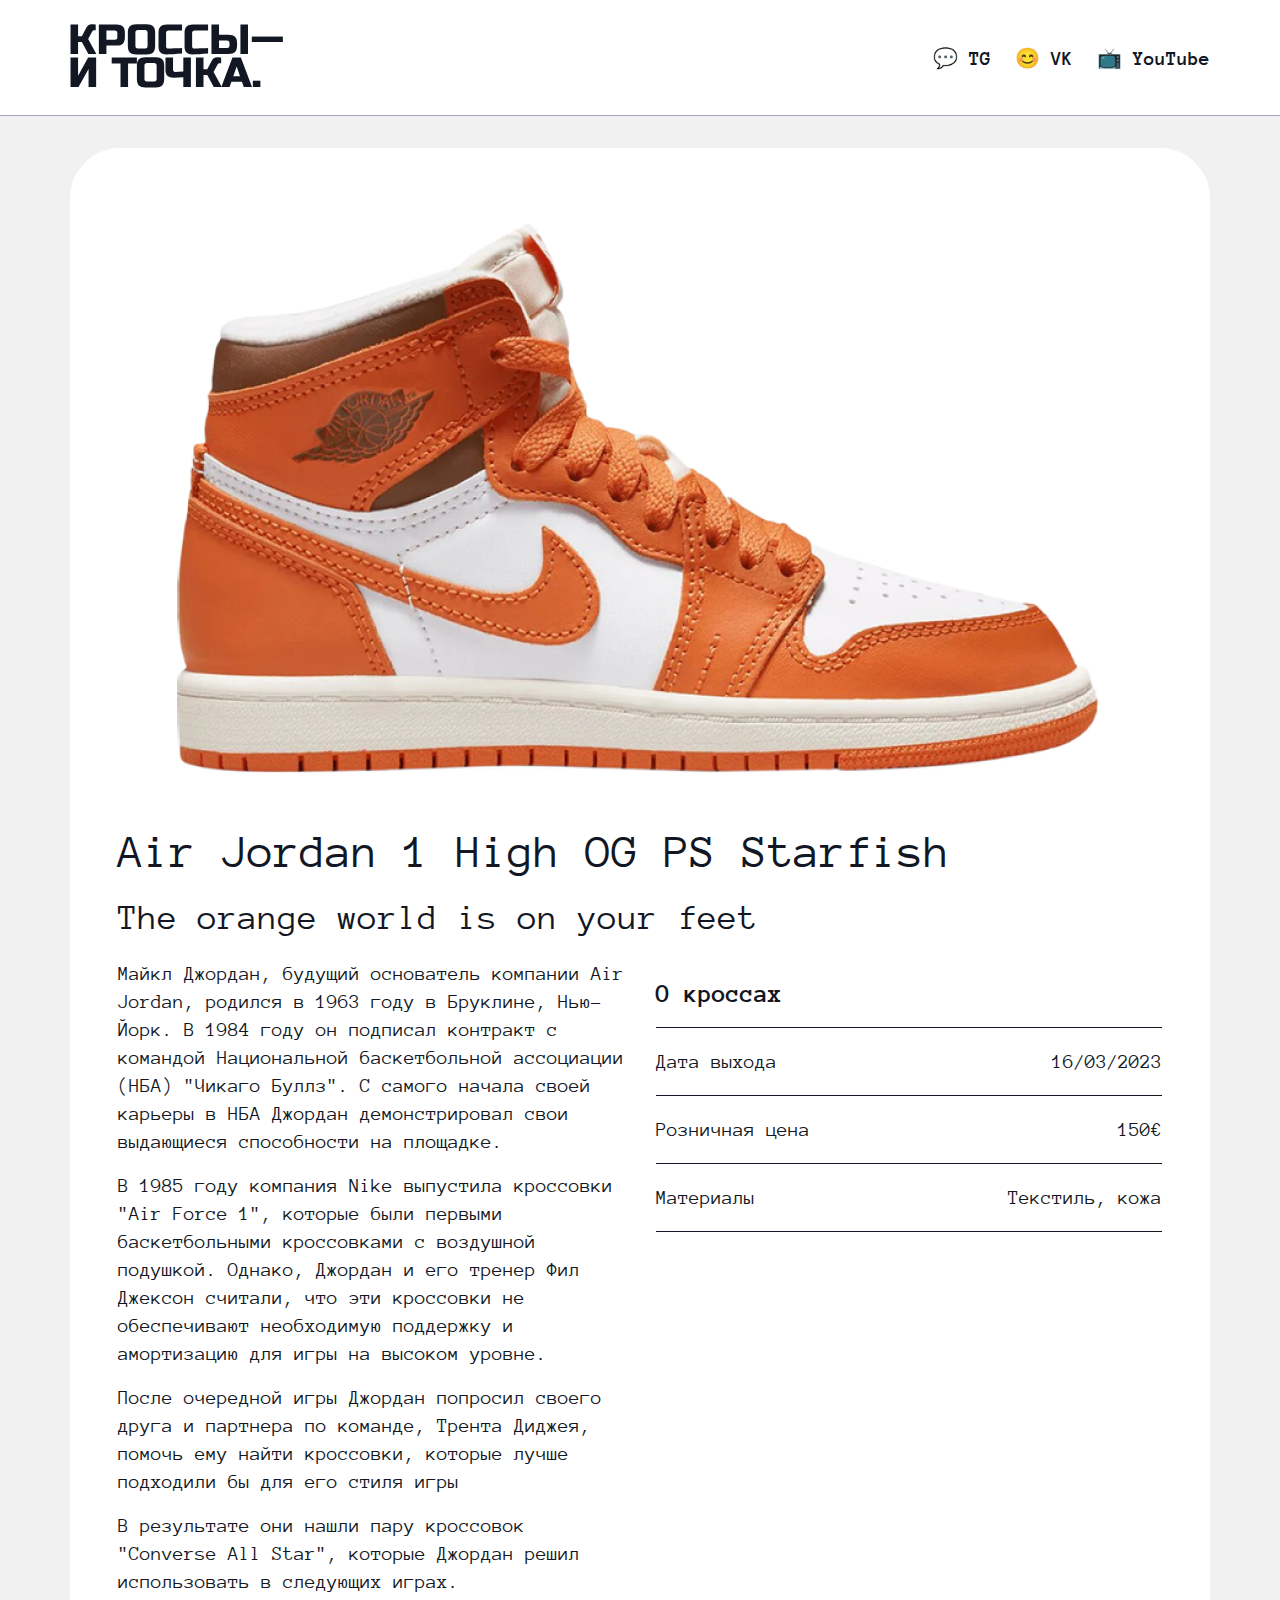
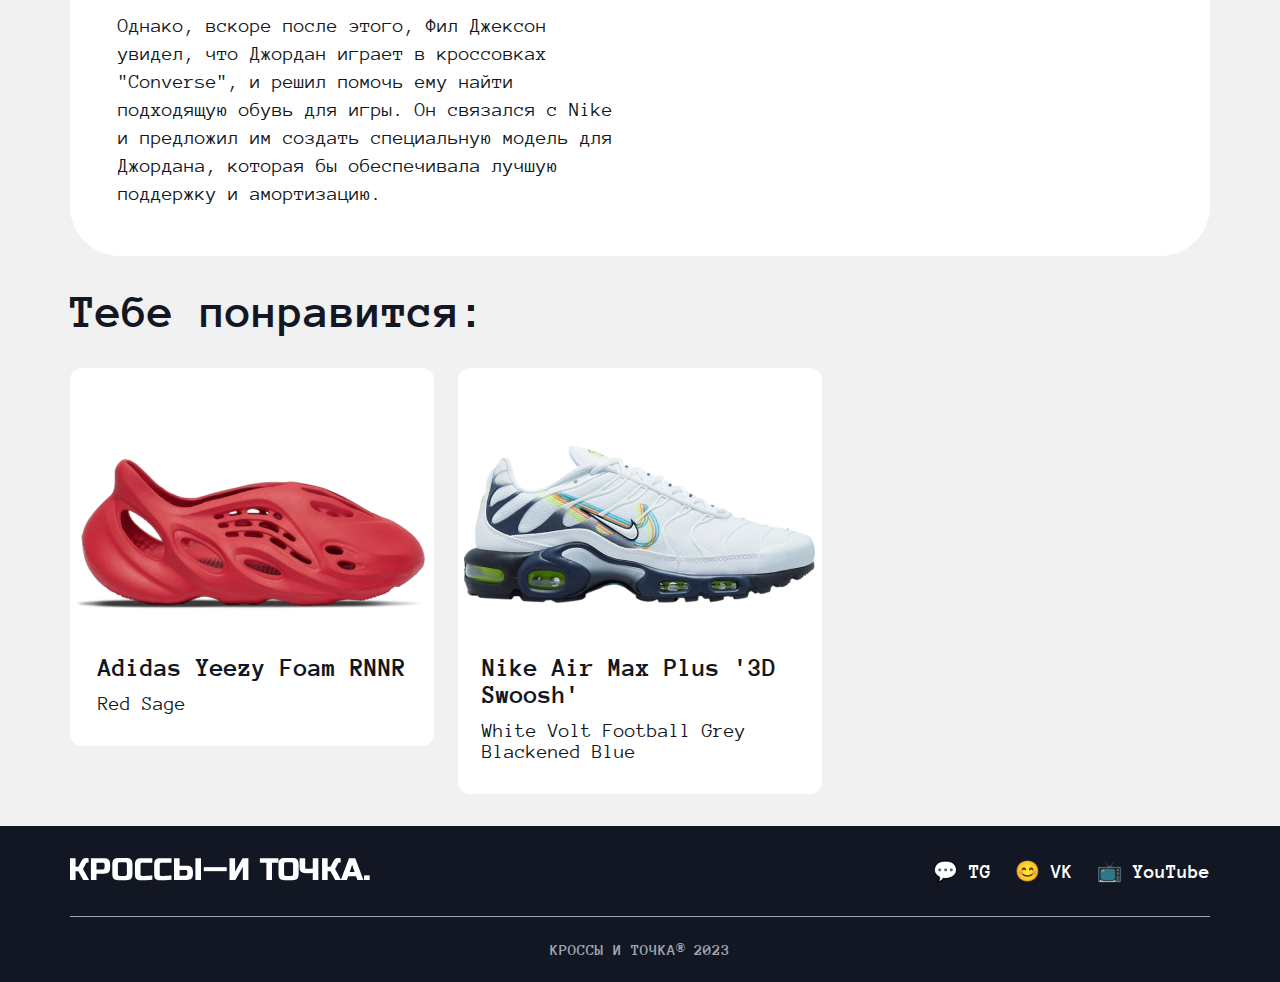
<file: personalCards/JordanRetroHigh.html>
<!DOCTYPE html>
<html lang="en">

<head>
	<meta charset="UTF-8">
	<meta name="viewport" content="width=device-width, initial-scale=1.0">
	<title>Air Jordan 1 High OG</title>
	<link href="../style.css" rel="stylesheet" />
</head>

<body>
	<header>
		<div class="header-container">
			<a href="../index.html" class="logo-link">
				<img alt="Кроссы и точка" src="../images/logo.svg" />
			</a>
			<nav>
				<ul class="nav-list">
					<li class="nav-item">
						<a href="/" class="nav-link">💬 TG</a>
					</li>
					<li class="nav-item">
						<a href="/" class="nav-link">😊 VK</a>
					</li>
					<li class="nav-item">
						<a href="/" class="nav-link">📺 YouTube</a>
					</li>
				</ul>
			</nav>
		</div>
	</header>
	<div class="container">
		<div class="main-container">
			<div class="main__image-container">
				<img src="../images/JordanRetroHigh-BIG.png" alt="" class="main__image">
			</div>
			<h1 class="sneaker__title">Air Jordan 1 High OG PS Starfish</h1>
			<h2 class="sneaker__subtitle">The orange world is on your feet</h2>
			<div class="description__container">
				<div class="sneaker__description">
					<p class="sneaker__description-el">Майкл Джордан, будущий основатель компании Air Jordan, родился в 1963 году
						в Бруклине, Нью-Йорк. В 1984 году он подписал контракт с командой Национальной баскетбольной ассоциации
						(НБА) "Чикаго Буллз". С самого начала своей карьеры в НБА Джордан демонстрировал свои выдающиеся способности
						на площадке.</p>
					<p class="sneaker__description-el">В 1985 году компания Nike выпустила кроссовки "Air Force 1", которые были
						первыми баскетбольными кроссовками с воздушной подушкой. Однако, Джордан и его тренер Фил Джексон считали,
						что эти кроссовки не обеспечивают необходимую поддержку и амортизацию для игры на высоком уровне.</p>
					<p class="sneaker__description-el">После очередной игры Джордан попросил своего друга и партнера по команде,
						Трента Диджея, помочь ему найти кроссовки, которые лучше подходили бы для его стиля игры</p>
					<p class="sneaker__description-el">В результате они нашли пару кроссовок "Converse All Star", которые Джордан
						решил использовать в следующих играх.</p>
					<p class="sneaker__description-el">Однако, вскоре после этого, Фил Джексон увидел, что Джордан играет в
						кроссовках "Converse", и решил помочь ему найти подходящую обувь для игры. Он связался с Nike и предложил им
						создать специальную модель для Джордана, которая бы обеспечивала лучшую поддержку и амортизацию.</p>
				</div>
				<div class="aboutTheModel-container">
					<div class="about-row">
						<h3 class="about__title">О кроссах</h3>
					</div>

					<div class="about-row">
						<p class="row-id">Дата выхода</p>
						<p class="row-value">16/03/2023</p>
					</div>

					<div class="about-row">
						<p class="row-id">Розничная цена</p>
						<p class="row-value">150€</p>
					</div>

					<div class="about-row">
						<p class="row-id">Материалы</p>
						<p class="row-value">Текстиль, кожа</p>
					</div>
				</div>
			</div>
		</div>
	</div>
	<div class="recommendations__container">
		<h1 class="recommendations__text">Тебе понравится:</h1>
		<div class="recommedations-main-card__container">
			<a class="recommendations__card-container" href="AdidasFoam.html">
				<img src="../images/9.png" alt="" class="recommendations__card-img">
				<div class="recommendations-card__text-container">
					<h3 class="recommendations-card__title">Adidas Yeezy Foam RNNR</h3>
					<p class="recommendations-card__text">Red Sage</p>
				</div>
			</a>
			<a class="recommendations__card-container" href="AirMax.html">
				<img src="../images/1.png" alt="" class="recommendations__card-img">
				<div class="recommendations-card__text-container">
					<h3 class="recommendations-card__title">Nike Air Max Plus '3D Swoosh'</h3>
					<p class="recommendations-card__text">White Volt Football Grey Blackened Blue</p>
				</div>
			</a>
		</div>
	</div>
	<footer>
		<div class="footer-content">
			<a class="footer__logo-link" href="/">
				<img alt="Кроссы и точка" src="../images/logo_footer.svg" class="footer__logo-image" />
			</a>
			<nav>
				<ul class="nav-list">
					<li class="nav-item">
						<a href="/" class="nav-link">💬 TG</a>
					</li>
					<li class="nav-item">
						<a href="/" class="nav-link">😊 VK</a>
					</li>
					<li class="nav-item">
						<a href="/" class="nav-link">📺 YouTube</a>
					</li>
				</ul>
			</nav>
		</div>
		<div class="copyright">
			<p class="copyright-text">КРОССЫ И ТОЧКА® 2023</p>
		</div>
	</footer>

</body>

</html>
</file>
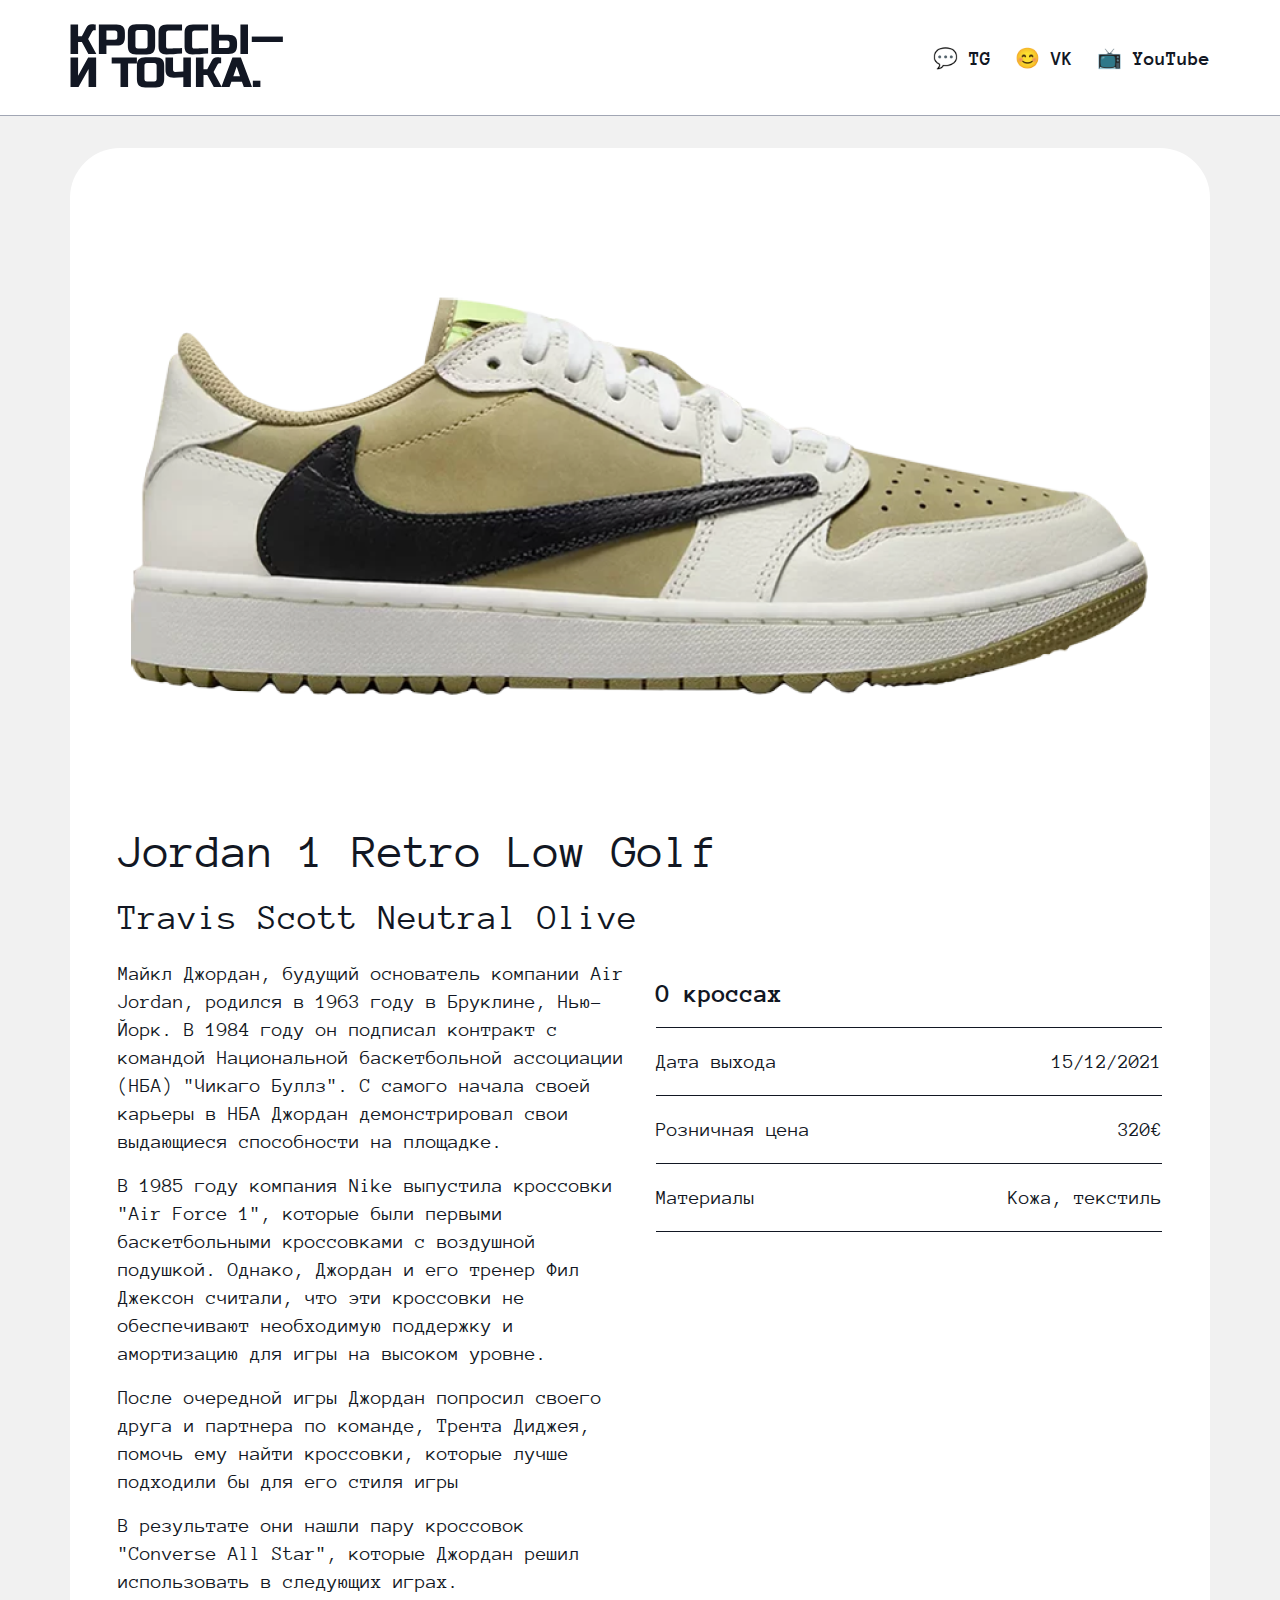
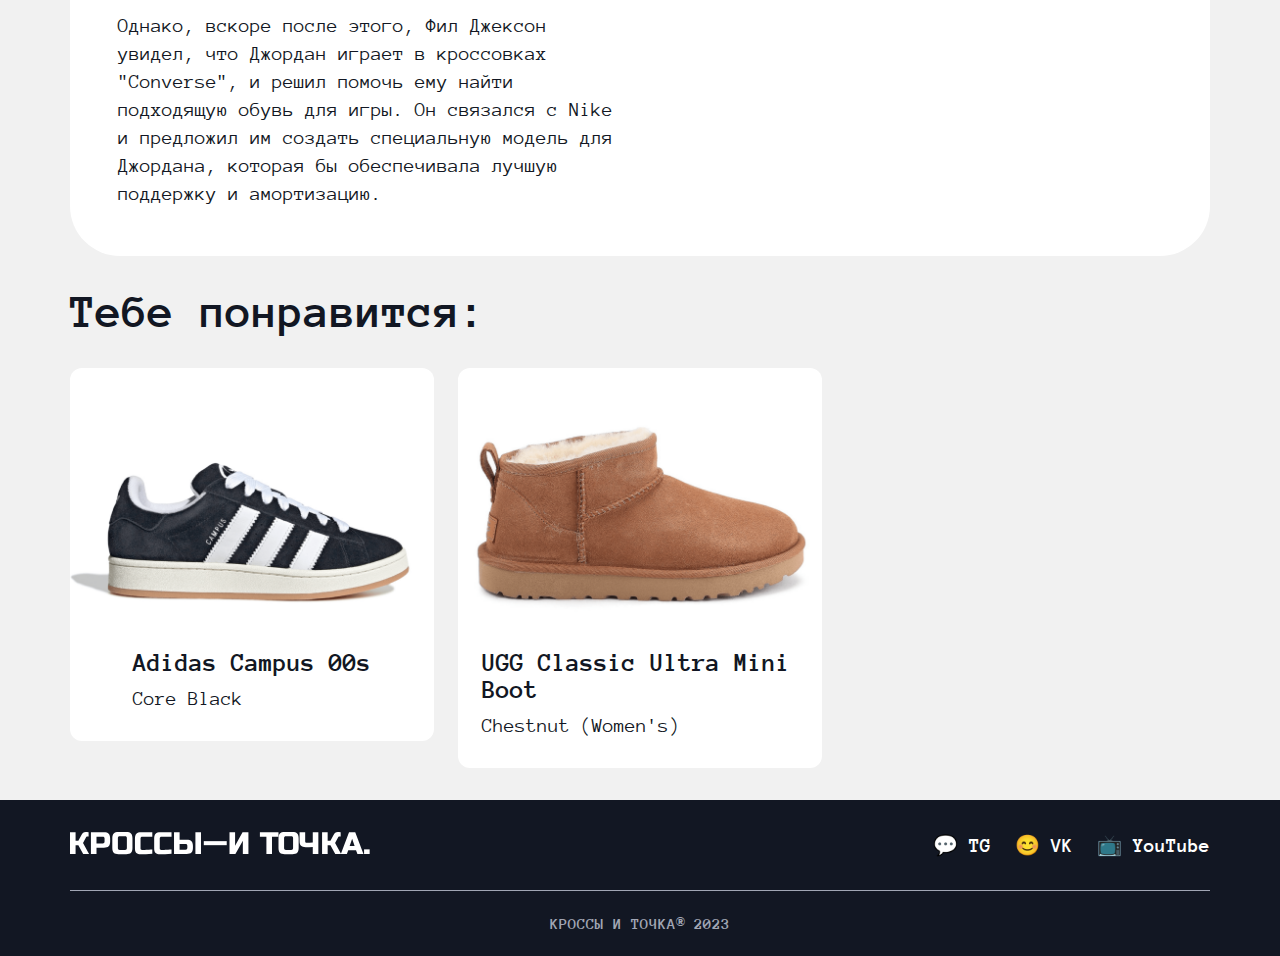
<file: personalCards/JordanRetroLow.html>
<!DOCTYPE html>
<html lang="en">

<head>
	<meta charset="UTF-8">
	<meta name="viewport" content="width=device-width, initial-scale=1.0">
	<title>Jordan 1 Retro Low Golf</title>
	<link href="../style.css" rel="stylesheet" />
</head>

<body>
	<header>
		<div class="header-container">
			<a href="../index.html" class="logo-link">
				<img alt="Кроссы и точка" src="../images/logo.svg" />
			</a>
			<nav>
				<ul class="nav-list">
					<li class="nav-item">
						<a href="/" class="nav-link">💬 TG</a>
					</li>
					<li class="nav-item">
						<a href="/" class="nav-link">😊 VK</a>
					</li>
					<li class="nav-item">
						<a href="/" class="nav-link">📺 YouTube</a>
					</li>
				</ul>
			</nav>
		</div>
	</header>
	<div class="container">
		<div class="main-container">
			<div class="main__image-container">
				<img src="../images/JordanRetroLow-BIG.png" alt="" class="main__image">
			</div>
			<h1 class="sneaker__title">Jordan 1 Retro Low Golf</h1>
			<h2 class="sneaker__subtitle">Travis Scott Neutral Olive</h2>
			<div class="description__container">
				<div class="sneaker__description">
					<p class="sneaker__description-el">Майкл Джордан, будущий основатель компании Air Jordan, родился в 1963 году
						в Бруклине, Нью-Йорк. В 1984 году он подписал контракт с командой Национальной баскетбольной ассоциации
						(НБА) "Чикаго Буллз". С самого начала своей карьеры в НБА Джордан демонстрировал свои выдающиеся способности
						на площадке.</p>
					<p class="sneaker__description-el">В 1985 году компания Nike выпустила кроссовки "Air Force 1", которые были
						первыми баскетбольными кроссовками с воздушной подушкой. Однако, Джордан и его тренер Фил Джексон считали,
						что эти кроссовки не обеспечивают необходимую поддержку и амортизацию для игры на высоком уровне.</p>
					<p class="sneaker__description-el">После очередной игры Джордан попросил своего друга и партнера по команде,
						Трента Диджея, помочь ему найти кроссовки, которые лучше подходили бы для его стиля игры</p>
					<p class="sneaker__description-el">В результате они нашли пару кроссовок "Converse All Star", которые Джордан
						решил использовать в следующих играх.</p>
					<p class="sneaker__description-el">Однако, вскоре после этого, Фил Джексон увидел, что Джордан играет в
						кроссовках "Converse", и решил помочь ему найти подходящую обувь для игры. Он связался с Nike и предложил им
						создать специальную модель для Джордана, которая бы обеспечивала лучшую поддержку и амортизацию.</p>
				</div>
				<div class="aboutTheModel-container">
					<div class="about-row">
						<h3 class="about__title">О кроссах</h3>
					</div>

					<div class="about-row">
						<p class="row-id">Дата выхода</p>
						<p class="row-value">15/12/2021</p>
					</div>

					<div class="about-row">
						<p class="row-id">Розничная цена</p>
						<p class="row-value">320€</p>
					</div>

					<div class="about-row">
						<p class="row-id">Материалы</p>
						<p class="row-value">Кожа, текстиль</p>
					</div>
				</div>
			</div>
		</div>
	</div>
	<div class="recommendations__container">
		<h1 class="recommendations__text">Тебе понравится:</h1>
		<div class="recommedations-main-card__container">
			<a class="recommendations__card-container" href="AdidasCampus.html">
				<img src="../images/3.png" alt="" class="recommendations__card-img">
				<div class="recommendations-card__text-container">
					<h3 class="recommendations-card__title">Adidas Campus 00s</h3>
					<p class="recommendations-card__text">Core Black</p>
				</div>
			</a>
			<a class="recommendations__card-container" href="UGG.html">
				<img src="../images/5.png" alt="" class="recommendations__card-img">
				<div class="recommendations-card__text-container">
					<h3 class="recommendations-card__title">UGG Classic Ultra Mini Boot</h3>
					<p class="recommendations-card__text">Chestnut (Women's)</p>
				</div>
			</a>
		</div>
	</div>
	<footer>
		<div class="footer-content">
			<a class="footer__logo-link" href="/">
				<img alt="Кроссы и точка" src="../images/logo_footer.svg" class="footer__logo-image" />
			</a>
			<nav>
				<ul class="nav-list">
					<li class="nav-item">
						<a href="/" class="nav-link">💬 TG</a>
					</li>
					<li class="nav-item">
						<a href="/" class="nav-link">😊 VK</a>
					</li>
					<li class="nav-item">
						<a href="/" class="nav-link">📺 YouTube</a>
					</li>
				</ul>
			</nav>
		</div>
		<div class="copyright">
			<p class="copyright-text">КРОССЫ И ТОЧКА® 2023</p>
		</div>
	</footer>

</body>

</html>
</file>
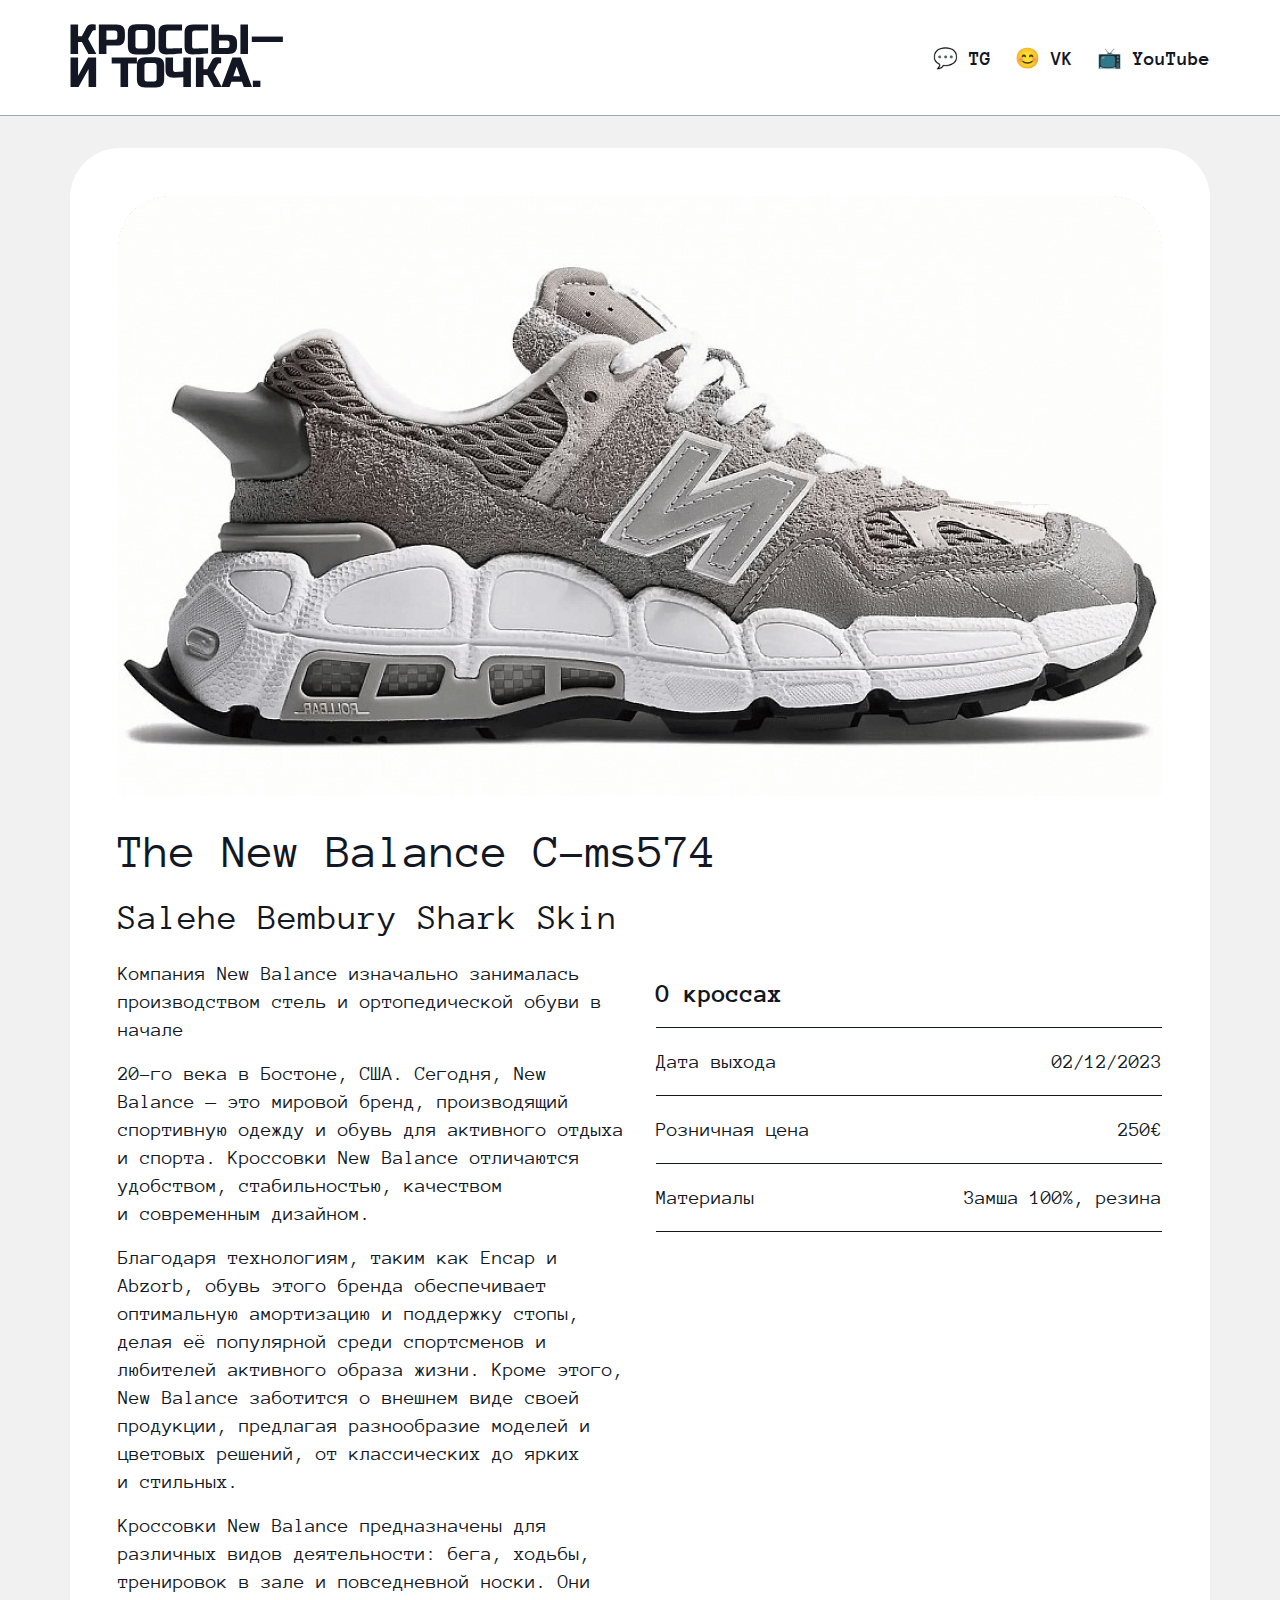
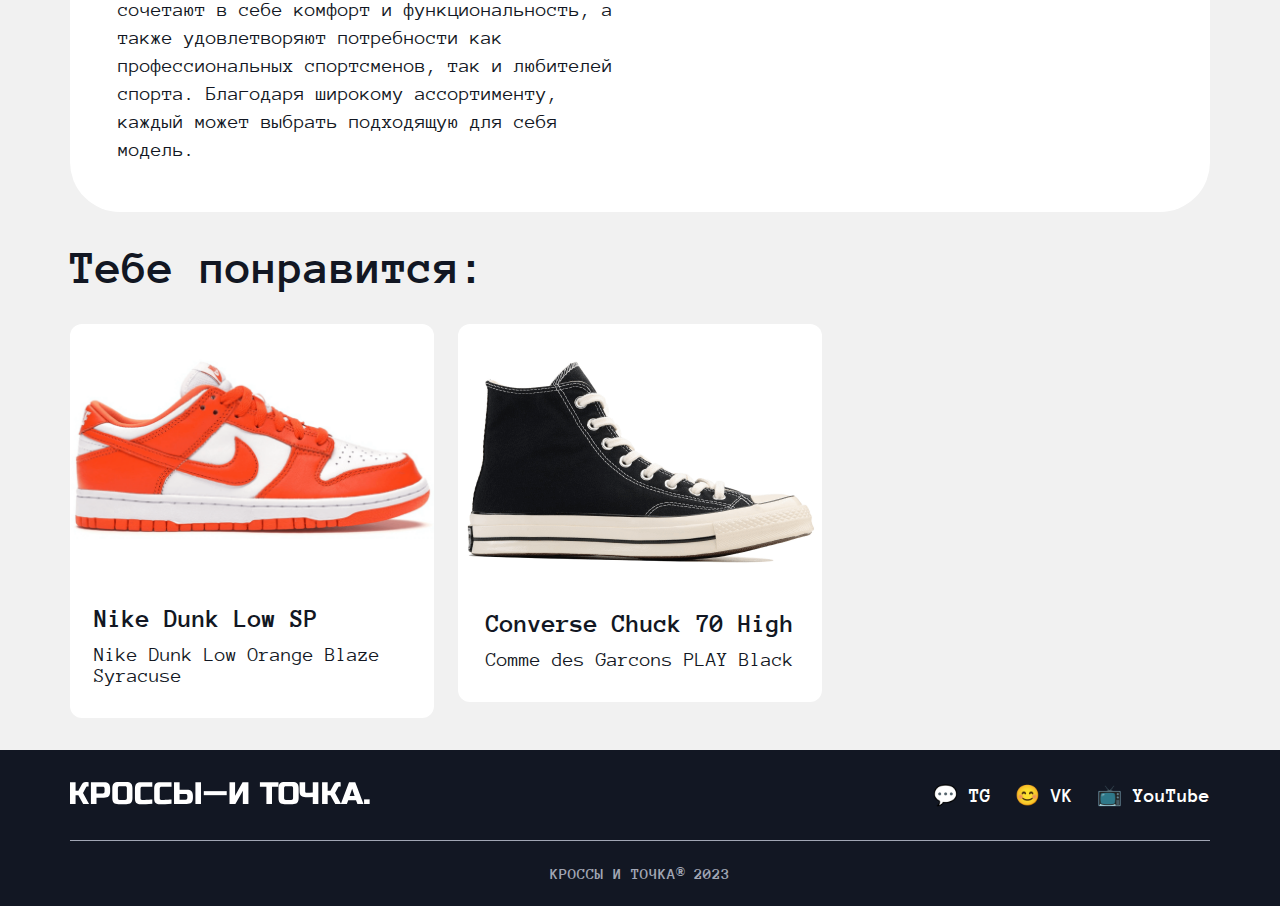
<file: personalCards/NewBalance.html>
<!DOCTYPE html>
<html lang="en">

<head>
	<meta charset="UTF-8">
	<meta name="viewport" content="width=device-width, initial-scale=1.0">
	<title>New Balance C-ms574</title>
	<link href="../style.css" rel="stylesheet" />
</head>

<body>
	<header>
		<div class="header-container">
			<a href="../index.html" class="logo-link">
				<img alt="Кроссы и точка" src="../images/logo.svg" />
			</a>
			<nav>
				<ul class="nav-list">
					<li class="nav-item">
						<a href="/" class="nav-link">💬 TG</a>
					</li>
					<li class="nav-item">
						<a href="/" class="nav-link">😊 VK</a>
					</li>
					<li class="nav-item">
						<a href="/" class="nav-link">📺 YouTube</a>
					</li>
				</ul>
			</nav>
		</div>
	</header>
	<div class="container">
		<div class="main-container">
			<div class="main__image-container">
				<img src="../images/NewBalance-BIG.png" alt="" class="main__image">
			</div>
			<h1 class="sneaker__title">The New Balance C-ms574</h1>
			<h2 class="sneaker__subtitle">Salehe Bembury Shark Skin</h2>
			<div class="description__container">
				<div class="sneaker__description">
					<p class="sneaker__description-el">Компания New Balance изначально занималась производством стель
						и ортопедической обуви в начале</p>
					<p class="sneaker__description-el">20-го века в Бостоне, США. Сегодня, New Balance — это мировой бренд,
						производящий спортивную одежду и обувь для активного отдыха и спорта. Кроссовки New Balance отличаются
						удобством, стабильностью, качеством и современным дизайном.</p>
					<p class="sneaker__description-el">Благодаря технологиям, таким как Encap и Abzorb, обувь этого бренда
						обеспечивает оптимальную амортизацию и поддержку стопы, делая её популярной среди спортсменов и любителей
						активного образа жизни. Кроме этого, New Balance заботится о внешнем виде своей продукции, предлагая
						разнообразие моделей и цветовых решений, от классических до ярких и стильных.</p>
					<p class="sneaker__description-el">Кроссовки New Balance предназначены для различных видов деятельности: бега,
						ходьбы, тренировок в зале и повседневной носки. Они сочетают в себе комфорт и функциональность, а также
						удовлетворяют потребности как профессиональных спортсменов, так и любителей спорта. Благодаря широкому
						ассортименту, каждый может выбрать подходящую для себя модель.</p>
				</div>
				<div class="aboutTheModel-container">
					<div class="about-row">
						<h3 class="about__title">О кроссах</h3>
					</div>

					<div class="about-row">
						<p class="row-id">Дата выхода</p>
						<p class="row-value">02/12/2023</p>
					</div>

					<div class="about-row">
						<p class="row-id">Розничная цена</p>
						<p class="row-value">250€</p>
					</div>

					<div class="about-row">
						<p class="row-id">Материалы</p>
						<p class="row-value">Замша 100%, резина</p>
					</div>
				</div>
			</div>
		</div>
	</div>
	<div class="recommendations__container">
		<h1 class="recommendations__text">Тебе понравится:</h1>
		<div class="recommedations-main-card__container">
			<a class="recommendations__card-container" href="NikeSP.html">
				<img src="../images/7.png" alt="" class="recommendations__card-img">
				<div class="recommendations-card__text-container">
					<h3 class="recommendations-card__title">Nike Dunk Low SP</h3>
					<p class="recommendations-card__text">Nike Dunk Low Orange Blaze Syracuse</p>
				</div>
			</a>
			<a class="recommendations__card-container" href="ConverseChuck.html">
				<img src="../images/4.png" alt="" class="recommendations__card-img">
				<div class="recommendations-card__text-container">
					<h3 class="recommendations-card__title">Converse Chuck 70 High</h3>
					<p class="recommendations-card__text">Comme des Garcons PLAY Black</p>
				</div>
			</a>
		</div>
	</div>
	<footer>
		<div class="footer-content">
			<a class="footer__logo-link" href="/">
				<img alt="Кроссы и точка" src="../images/logo_footer.svg" class="footer__logo-image" />
			</a>
			<nav>
				<ul class="nav-list">
					<li class="nav-item">
						<a href="/" class="nav-link">💬 TG</a>
					</li>
					<li class="nav-item">
						<a href="/" class="nav-link">😊 VK</a>
					</li>
					<li class="nav-item">
						<a href="/" class="nav-link">📺 YouTube</a>
					</li>
				</ul>
			</nav>
		</div>
		<div class="copyright">
			<p class="copyright-text">КРОССЫ И ТОЧКА® 2023</p>
		</div>
	</footer>

</body>

</html>
</file>
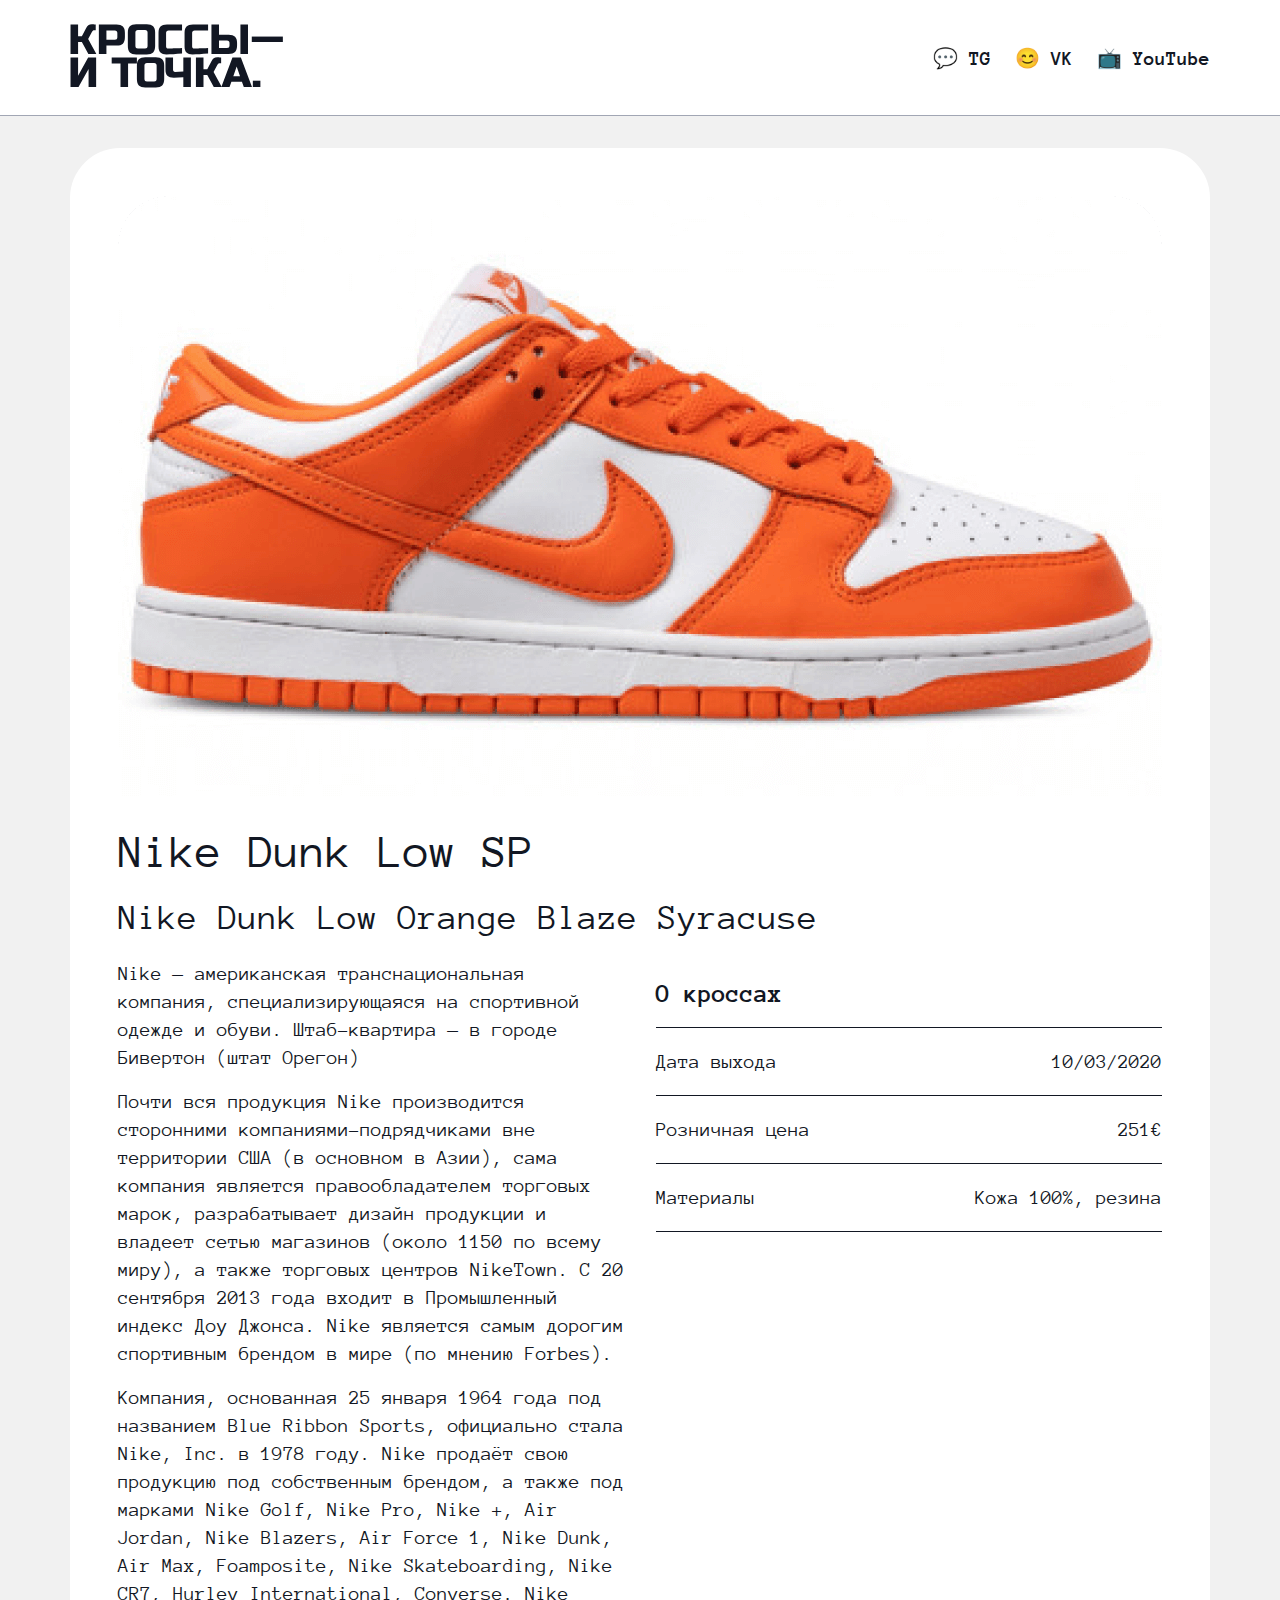
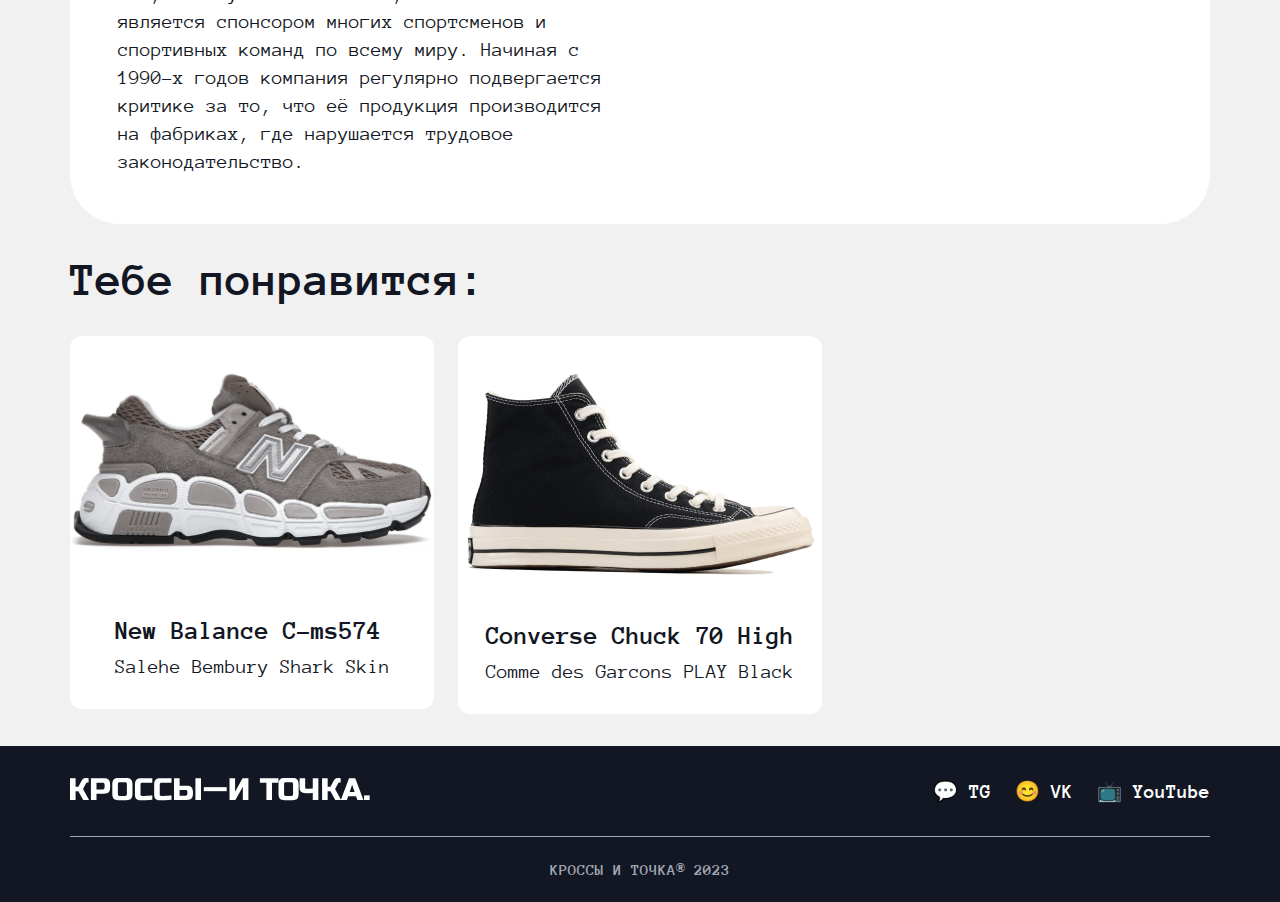
<file: personalCards/NikeSP.html>
<!DOCTYPE html>
<html lang="en">

<head>
	<meta charset="UTF-8">
	<meta name="viewport" content="width=device-width, initial-scale=1.0">
	<title>Nike Dunk Low SP</title>
	<link href="../style.css" rel="stylesheet" />
</head>

<body>
	<header>
		<div class="header-container">
			<a href="../index.html" class="logo-link">
				<img alt="Кроссы и точка" src="../images/logo.svg" />
			</a>
			<nav>
				<ul class="nav-list">
					<li class="nav-item">
						<a href="/" class="nav-link">💬 TG</a>
					</li>
					<li class="nav-item">
						<a href="/" class="nav-link">😊 VK</a>
					</li>
					<li class="nav-item">
						<a href="/" class="nav-link">📺 YouTube</a>
					</li>
				</ul>
			</nav>
		</div>
	</header>
	<div class="container">
		<div class="main-container">
			<div class="main__image-container">
				<img src="../images/NikeSP-BIG.png" alt="" class="main__image">
			</div>
			<h1 class="sneaker__title">Nike Dunk Low SP</h1>
			<h2 class="sneaker__subtitle">Nike Dunk Low Orange Blaze Syracuse</h2>
			<div class="description__container">
				<div class="sneaker__description">
					<p class="sneaker__description-el">Nike — американская транснациональная компания, специализирующаяся на
						спортивной одежде и обуви. Штаб-квартира — в городе Бивертон (штат Орегон)</p>
					<p class="sneaker__description-el">Почти вся продукция Nike производится сторонними компаниями-подрядчиками
						вне территории США (в основном в Азии), сама компания является правообладателем торговых марок,
						разрабатывает дизайн продукции и владеет сетью магазинов (около 1150 по всему миру), а также торговых
						центров NikeTown. С 20 сентября 2013 года входит в Промышленный индекс Доу Джонса. Nike является самым
						дорогим спортивным брендом в мире (по мнению Forbes).</p>
					<p class="sneaker__description-el">Компания, основанная 25 января 1964 года под названием Blue Ribbon Sports,
						официально стала Nike, Inc. в 1978 году. Nike продаёт свою продукцию под собственным брендом, а также под
						марками Nike Golf, Nike Pro, Nike +, Air Jordan, Nike Blazers, Air Force 1, Nike Dunk, Air Max, Foamposite,
						Nike Skateboarding, Nike CR7, Hurley International, Converse. Nike является спонсором многих спортсменов и
						спортивных команд по всему миру. Начиная с 1990-х годов компания регулярно подвергается критике за то, что
						её продукция производится на фабриках, где нарушается трудовое законодательство.</p>
				</div>
				<div class="aboutTheModel-container">
					<div class="about-row">
						<h3 class="about__title">О кроссах</h3>
					</div>

					<div class="about-row">
						<p class="row-id">Дата выхода</p>
						<p class="row-value">10/03/2020</p>
					</div>

					<div class="about-row">
						<p class="row-id">Розничная цена</p>
						<p class="row-value">251€</p>
					</div>

					<div class="about-row">
						<p class="row-id">Материалы</p>
						<p class="row-value">Кожа 100%, резина</p>
					</div>
				</div>
			</div>
		</div>
	</div>
	<div class="recommendations__container">
		<h1 class="recommendations__text">Тебе понравится:</h1>
		<div class="recommedations-main-card__container">
			<a class="recommendations__card-container" href="NewBalance.html">
				<img src="../images/6.png" alt="" class="recommendations__card-img">
				<div class="recommendations-card__text-container">
					<h3 class="recommendations-card__title">New Balance C-ms574</h3>
					<p class="recommendations-card__text">Salehe Bembury Shark Skin</p>
				</div>
			</a>
			<a class="recommendations__card-container" href="ConverseChuck.html">
				<img src="../images/4.png" alt="" class="recommendations__card-img">
				<div class="recommendations-card__text-container">
					<h3 class="recommendations-card__title">Converse Chuck 70 High</h3>
					<p class="recommendations-card__text">Comme des Garcons PLAY Black</p>
				</div>
			</a>
		</div>
	</div>
	<footer>
		<div class="footer-content">
			<a class="footer__logo-link" href="/">
				<img alt="Кроссы и точка" src="../images/logo_footer.svg" class="footer__logo-image" />
			</a>
			<nav>
				<ul class="nav-list">
					<li class="nav-item">
						<a href="/" class="nav-link">💬 TG</a>
					</li>
					<li class="nav-item">
						<a href="/" class="nav-link">😊 VK</a>
					</li>
					<li class="nav-item">
						<a href="/" class="nav-link">📺 YouTube</a>
					</li>
				</ul>
			</nav>
		</div>
		<div class="copyright">
			<p class="copyright-text">КРОССЫ И ТОЧКА® 2023</p>
		</div>
	</footer>

</body>

</html>
</file>
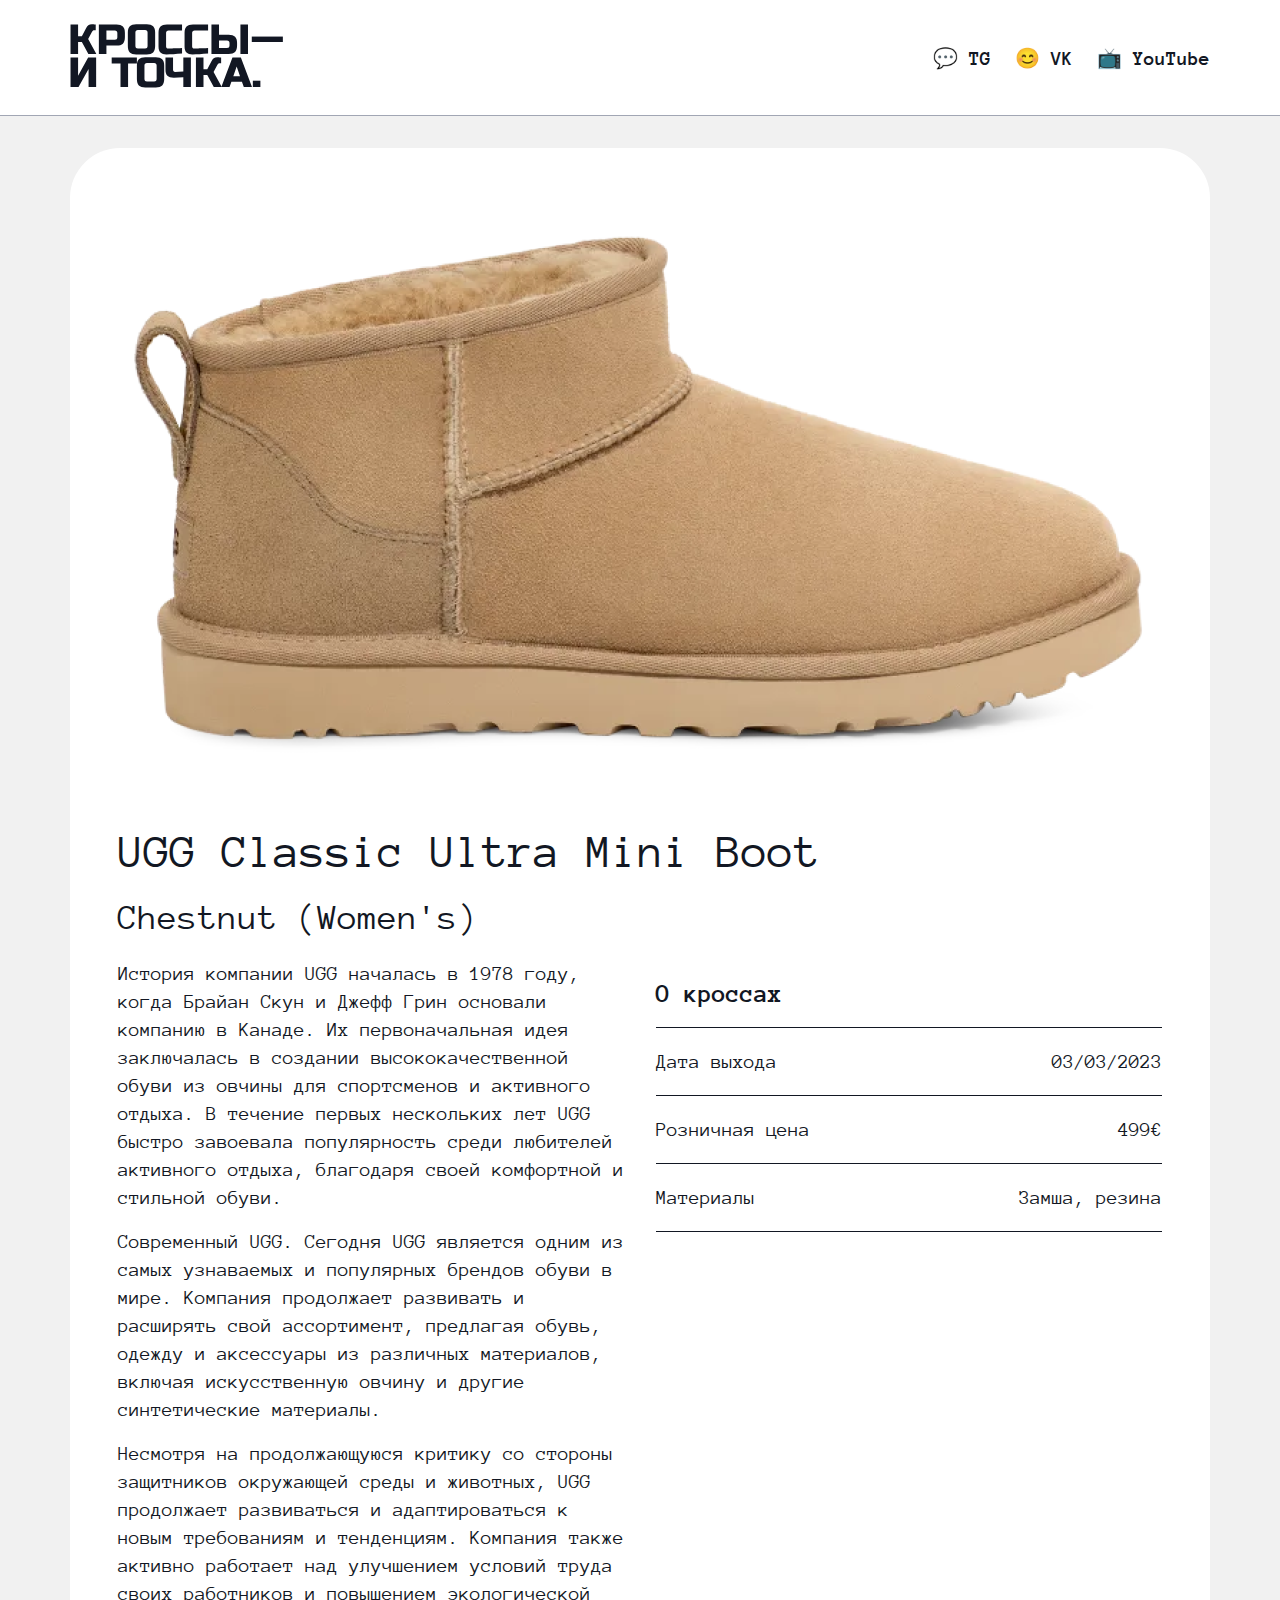
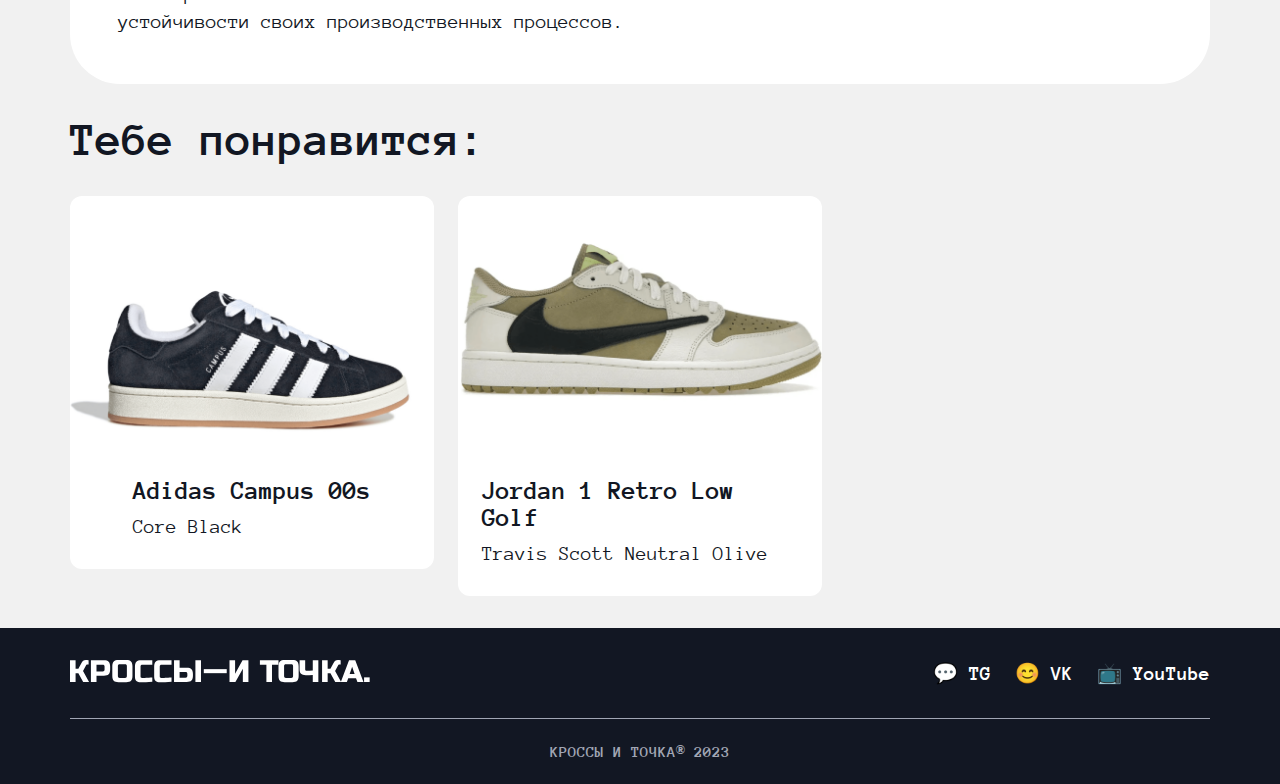
<file: personalCards/UGG.html>
<!DOCTYPE html>
<html lang="en">

<head>
	<meta charset="UTF-8">
	<meta name="viewport" content="width=device-width, initial-scale=1.0">
	<title>UGG Classic Ultra Mini Boot</title>
	<link href="../style.css" rel="stylesheet" />
</head>

<body>
	<header>
		<div class="header-container">
			<a href="../index.html" class="logo-link">
				<img alt="Кроссы и точка" src="../images/logo.svg" />
			</a>
			<nav>
				<ul class="nav-list">
					<li class="nav-item">
						<a href="/" class="nav-link">💬 TG</a>
					</li>
					<li class="nav-item">
						<a href="/" class="nav-link">😊 VK</a>
					</li>
					<li class="nav-item">
						<a href="/" class="nav-link">📺 YouTube</a>
					</li>
				</ul>
			</nav>
		</div>
	</header>
	<div class="container">
		<div class="main-container">
			<div class="main__image-container">
				<img src="../images/UGG-BIG.png" alt="" class="main__image">
			</div>
			<h1 class="sneaker__title">UGG Classic Ultra Mini Boot</h1>
			<h2 class="sneaker__subtitle">Chestnut (Women's)</h2>
			<div class="description__container">
				<div class="sneaker__description">
					<p class="sneaker__description-el">История компании UGG началась в 1978 году, когда Брайан Скун и Джефф Грин
						основали компанию в Канаде. Их первоначальная идея заключалась в создании высококачественной обуви из овчины
						для спортсменов и активного отдыха. В течение первых нескольких лет UGG быстро завоевала популярность среди
						любителей активного отдыха, благодаря своей комфортной и стильной обуви.</p>
					<p class="sneaker__description-el">Современный UGG. Сегодня UGG является одним из самых узнаваемых и
						популярных
						брендов обуви в мире. Компания продолжает развивать и расширять свой ассортимент, предлагая обувь, одежду и
						аксессуары из различных материалов, включая искусственную овчину и другие синтетические материалы.</p>
					<p class="sneaker__description-el">Несмотря на продолжающуюся критику со стороны защитников окружающей среды и
						животных, UGG продолжает развиваться и адаптироваться к новым требованиям и тенденциям. Компания также
						активно работает над улучшением условий труда своих работников и повышением экологической устойчивости своих
						производственных процессов.</p>
				</div>
				<div class="aboutTheModel-container">
					<div class="about-row">
						<h3 class="about__title">О кроссах</h3>
					</div>

					<div class="about-row">
						<p class="row-id">Дата выхода</p>
						<p class="row-value">03/03/2023</p>
					</div>

					<div class="about-row">
						<p class="row-id">Розничная цена</p>
						<p class="row-value">499€</p>
					</div>

					<div class="about-row">
						<p class="row-id">Материалы</p>
						<p class="row-value">Замша, резина</p>
					</div>
				</div>
			</div>
		</div>
	</div>
	<div class="recommendations__container">
		<h1 class="recommendations__text">Тебе понравится:</h1>
		<div class="recommedations-main-card__container">
			<a class="recommendations__card-container" href="AdidasCampus.html">
				<img src="../images/3.png" alt="" class="recommendations__card-img">
				<div class="recommendations-card__text-container">
					<h3 class="recommendations-card__title">Adidas Campus 00s</h3>
					<p class="recommendations-card__text">Core Black</p>
				</div>
			</a>
			<a class="recommendations__card-container" href="JordanRetroLow.html">
				<img src="../images/8.png" alt="" class="recommendations__card-img">
				<div class="recommendations-card__text-container">
					<h3 class="recommendations-card__title">Jordan 1 Retro Low Golf</h3>
					<p class="recommendations-card__text">Travis Scott Neutral Olive</p>
				</div>
			</a>
		</div>
	</div>
	<footer>
		<div class="footer-content">
			<a class="footer__logo-link" href="/">
				<img alt="Кроссы и точка" src="../images/logo_footer.svg" class="footer__logo-image" />
			</a>
			<nav>
				<ul class="nav-list">
					<li class="nav-item">
						<a href="/" class="nav-link">💬 TG</a>
					</li>
					<li class="nav-item">
						<a href="/" class="nav-link">😊 VK</a>
					</li>
					<li class="nav-item">
						<a href="/" class="nav-link">📺 YouTube</a>
					</li>
				</ul>
			</nav>
		</div>
		<div class="copyright">
			<p class="copyright-text">КРОССЫ И ТОЧКА® 2023</p>
		</div>
	</footer>

</body>

</html>
</file>
<file: style.css>
/* подключение локальный шрифтов на страницу */
@font-face {
	font-family: "Anonymous Pro";
	src: url(fonts/AnonymousPro-Regular.ttf);
	font-weight: 400;
	font-style: normal;
	display: swap;
}

@font-face {
	font-family: "Anonymous Pro";
	src: url(fonts/AnonymousPro-Bold.ttf);
	font-weight: 700;
	font-style: normal;
	display: swap;
}

* {
	box-sizing: border-box;
}

/* сброс стилей по умолчанию */
body,h1,h2,h3,p,ul,li {
	margin: 0;
}
ul {
	list-style: none;
	padding: 0;
}
a {
	text-decoration: none;
	color: black;
}

/* задание шрифта всей странице */
body {
font-family: "Anonymous Pro", sans-serif;
background-color: #F1F1F1;
}


h1, h2, h3, h4, h5, h6, h7, p{
color: #121723;
}

/* стили для главного контейнера */
main {
	display: flex;
	flex-direction: column;
	align-items: center;
	background: #F1F1F1;
}

/* стили для хедера(шапки) сайта */
header {
	display: flex;
	flex-direction: row;
	align-items: center;
	justify-content: center;
	width: 100%;
	border-bottom: 1px solid #A1A6B4;
	background: white;
}

.header-container {
	display: flex;
	justify-content: space-between;
	width: 100%;
	max-width: 1140px;
	margin: 24px 0 24px;
}

.logo-link {
	max-width: 215px;
}

/* стили для ссылок в хедере и футере */
nav {
	display: flex;
}

.nav-list {
	display: flex;
	align-items: center;
	width: 100%;
	gap: 24px;
}

.nav-item {
	display: inline;
}

.nav-link {
	color: #121723;
	font-size: 20px;
	font-weight: 700;
}

/* стили для  */
.content {
	margin: 32px 0;
	max-width: 1140px;
}

h1 {
	font-size: 48px;
}

/* стили для контейнера кроссовок */
.sneakers {
	display: flex;
	flex-wrap: wrap;
	gap: 24px;
	margin: 32px 0 0;
}

/* стили для карточки кроссовок */
.sneaker {
cursor: pointer;
	display: flex;
	flex-direction: column;
	align-items: center;
	max-width: 364px;
	height: 100%;
	border-radius: 12px;
	background: white;
	transition: 150ms;
}

.sneaker:hover{
transform: translateY(-10px);
box-shadow: 0px 4px 4px 0px rgba(0, 0, 0, 0.1);
}

.sneaker-image {
	width: 100%;
	border-radius: 12px;
}

.sneaker-info {
	display: flex;
	flex-direction: column;
	align-items: flex-start;
	gap: 10px;
	width: 100%;
	padding: 32px 24px;
}

h3 {
	font-size: 26px;
}

p {
	font-size: 20px;
}

footer {
	margin-top: 32px;
	width: 100%;
	display: flex;
	flex-direction: column;
	align-items: center;
	background: #121723;
}

/* стили для футера */
.footer-content {
	display: flex;
	justify-content: space-between;
	width: 100%;
	max-width: 1140px;
	margin: 32px 0;
}

.footer__logo-link {
	max-width: 300px;
	width: 100%;
}

footer .nav-link {
	color: white;
}

.copyright {
	display: flex;
	align-items: center;
	justify-content: center;
	width: 100%;
	max-width: 1140px;
	border-top: 1px solid #A1A6B4;
}

.copyright-text {
	color: #A1A6B4;
	font-size: 16px;
	font-weight: 700;
	margin: 24px 0;
}

#converse{
border-radius: 16px;
}

.container{
	display: flex;
	justify-content: center;
	/* flex-direction: column; */
	align-items: center;
}

.main-container{
background-color: white;
margin: 32px 0px;
border-radius: 50px;
max-width: 1140px;
padding: 48px;
flex-shrink: 1;
}

.main__image-container{
display: flex;
align-items: center;
justify-content: center;
margin: 0px 0px 32px 0px;
}

.sneaker__title{
color: #121723;
font-family: Anonymous Pro;
font-size: 48px;
font-style: normal;
font-weight: 400;
line-height: 100%;
margin: 0px 0px 24px 0px;
width: 100%;
}

.sneaker__subtitle{
color: #121723;
font-family: Anonymous Pro;
font-size: 36px;
font-style: normal;
font-weight: 400;
line-height: 100%;
margin: 0px 0px 24px 0px;
width: 100%;
}

.sneaker__description{
color : #121723;
font-family: Anonymous Pro;
font-size: 20px;
font-style: normal;
font-weight: 400;
line-height: 28px;
width: 506px;
}

.sneaker__description-el{
margin-bottom: 16px;
}

.sneaker__description-el:last-child{
margin: 0px;
}

.description__container{
display: flex;
flex-direction: row;
gap: 32px;
}

.aboutTheModel-container{
width: 506px;
}

.about-row{
display: flex;
height: 68px;
align-items: center;
justify-content: space-between;
border-bottom: 1px solid #121723;
}

.recommendations__text{
	color: var(--black, #121723);
	font-family: Anonymous Pro;
	font-size: 48px;
	font-style: normal;
	font-weight: 700;
	line-height: 100%;
	text-align: left;
	margin-bottom: 32px;
}

.recommendations__container{
	display: flex;
	flex-direction: column;
	justify-content: center;
	max-width: 1140px;
	margin: auto;
}

.recommendations-card__title{
	color: var(--black, #121723);
	font-family: Anonymous Pro;
	font-size: 26px;
	font-style: normal;
	font-weight: 700;
	line-height: normal;
	margin-bottom: 12px;
}

.recommendations-card__text{
	color: var(--black, #121723);
	font-family: Anonymous Pro;
	font-size: 20px;
	font-style: normal;
	font-weight: 400;
	line-height: normal;
}

.recommendations-card__text-container{
	padding: 32px 24px;
}

.recommendations__card-img{
	max-width: 364px;
	max-height: 254px;
	border-radius: 24px;
}

.recommendations__card-container{
	cursor: pointer;
  display: flex;
	flex-direction: column;
	align-items: center;
  max-width: 364px;
  height: 100%;
  border-radius: 12px;
  background: white;
	transition: 150ms;
}

.recommendations__card-container:hover{
	transform: translateY(-5px);
	box-shadow: 0px 4px 4px 0px rgba(0, 0, 0, 0.05);
}

.recommedations-main-card__container{
	display: flex;
	gap: 24px;
}

/* ================================================================================================================================================================= */
/* ================================================================================================================================================================= */
/* ================================================================================================================================================================= */

@media screen and (max-width: 800px){

.content{
	margin: 0 16px;
}

.sneakers{
	flex-direction: column;
}

.header-container{
	flex-direction: column;
	justify-content: center;
	align-items: center;
}

.logo-link{
	margin-bottom: 24px;
}

.mainPage__title{
	margin: 32px 0;
	font-size: 32px;
	max-width: 350px;
}

.footer-content{
	flex-direction: column;
	align-items: center;
	justify-content: center;
}

.footer__logo-link{
	margin-bottom: 32px;
}

footer{
	margin-top: 32px;
}

.main-container{
	padding: 24px;
	border-radius: 12px;
	align-items: center;
	justify-content: center;
	margin: 32px 16px;

}

h1{
	max-width: 100%;
}

.main__image{
	width: 100%;
}

.description__container{
	flex-direction: column;
	align-items: center;
	justify-content: center;
}

.title-container{
	display: flex;
	flex-direction: column;
	align-items: flex-start;
	justify-content: flex-start;
}

.sneaker__title{
	color: #121723;
	font-family: Anonymous Pro;
	font-size: 32px;
	font-style: normal;
	font-weight: 400;
	line-height: 100%;
}

.sneaker__subtitle{
	color:#121723;
	font-family: Anonymous Pro;
	font-size: 20px;
	font-style: normal;
	font-weight: 400;
	line-height: 100%;
}

.sneaker__description{
	width: 100%;
}

.sneaker__description-el{
		color: var(--black, #121723);
		font-family: Anonymous Pro;
		font-size: 16px;
		font-style: normal;
		font-weight: 400;
		line-height: 28px;
}

.about__title{
	color: #121723;
	font-family: Anonymous Pro;
	font-size: 24px;
	font-style: normal;
	font-weight: 400;
	line-height: normal;
}

.about-row{
	color:#121723;
	font-family: Anonymous Pro;
	font-size: 16px;
	font-style: normal;
	font-weight: 400;
	line-height: normal;
}

.aboutTheModel-container{
	width: 100%;
}

.row-id, .row-value{
	color: #121723;
	font-family: Anonymous Pro;
	font-size: 16px;
	font-style: normal;
	font-weight: 400;
	line-height: normal;
}

.recommendations__text{
	font-size: 32px;
	margin-left: 16px;
}

.recommendations__container{
	margin: auto;
	/* max-width: 400px; */
}

.recommedations-main-card__container {
	flex-direction: column;
	align-items: center;
	max-width: 800px;
}

.recommendations__card-container{
	margin: 0px 16px;
	max-width: 800px;
	flex-direction: row;
}

.recommendations-card__text-container{
	max-width: 800px;
}

.recommendations__card-img{
	max-width: 200px;
	margin-left: 8px;
}
}

@media screen and (max-width: 1200px) and (min-width: 801px){

.content{
	margin: 0 16px;
	display: flex;
	flex-direction: column;
	justify-content: center;
	align-items: center;
}

.sneakers{
	flex-direction: row;
	flex-wrap: wrap;
	margin: auto;
	max-width: 760px;
}

.header-container{
	flex-direction: column;
	justify-content: center;
	align-items: center;
}

.logo-link{
	margin-bottom: 24px;
}

.mainPage__title{
	margin: 32px 0;
	font-size: 32px;
	width: 100%;
}

.footer-content{
	flex-direction: column;
	align-items: center;
	justify-content: center;
}

.footer__logo-link{
	margin-bottom: 32px;
}

footer{
	margin-top: 32px;
}

.main-container{
	padding: 24px;
	border-radius: 12px;
	align-items: center;
	justify-content: center;
	margin: 32px 16px 48px;
	max-width: 720px;
}

h1{
	max-width: 100%;
}

.main__image{
	max-width:624px;
}

.description__container{
	flex-direction: column;
	align-items: center;
	justify-content: center;
}

.title-container{
	display: flex;
	flex-direction: column;
	align-items: flex-start;
	justify-content: flex-start;
}

.sneaker__description{
	width: 100%;

}


.about__title{
	color: #121723;
	font-family: Anonymous Pro;
	font-size: 24px;
	font-style: normal;
	font-weight: 400;
	line-height: normal;
}

.about-row{
	color:#121723;
	font-family: Anonymous Pro;
	font-size: 16px;
	font-style: normal;
	font-weight: 400;
	line-height: normal;
}

.aboutTheModel-container{
	width: 100%;
}

.row-id, .row-value{
	color: #121723;
	font-family: Anonymous Pro;
	font-size: 16px;
	font-style: normal;
	font-weight: 400;
	line-height: normal;

}

.recommendations__card-img{
	max-width: 348px;
	max-height: 254px;
}

.recommendations__container{
	margin-left: 24px;
	max-width: 720px;
	margin: auto;
}

.recommendations__text{
	font-size: 42px;
}
}
</file>
